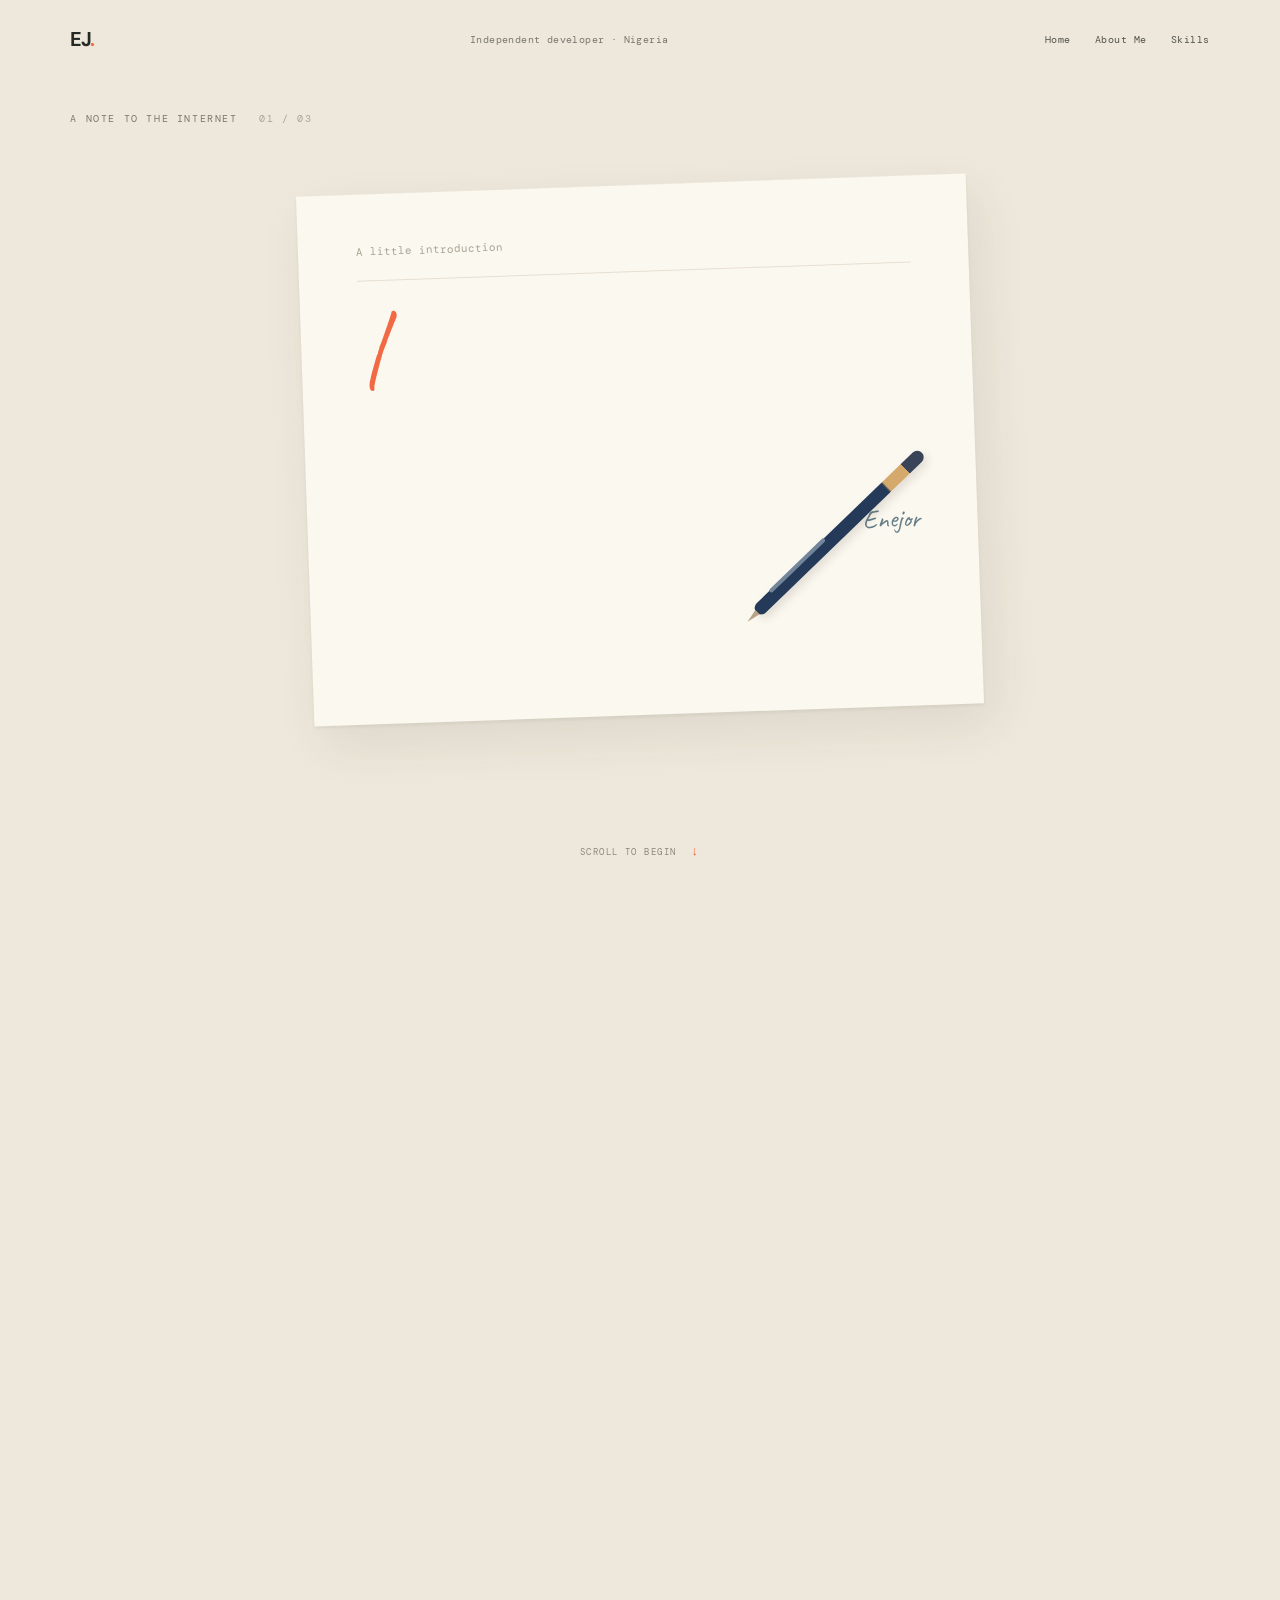
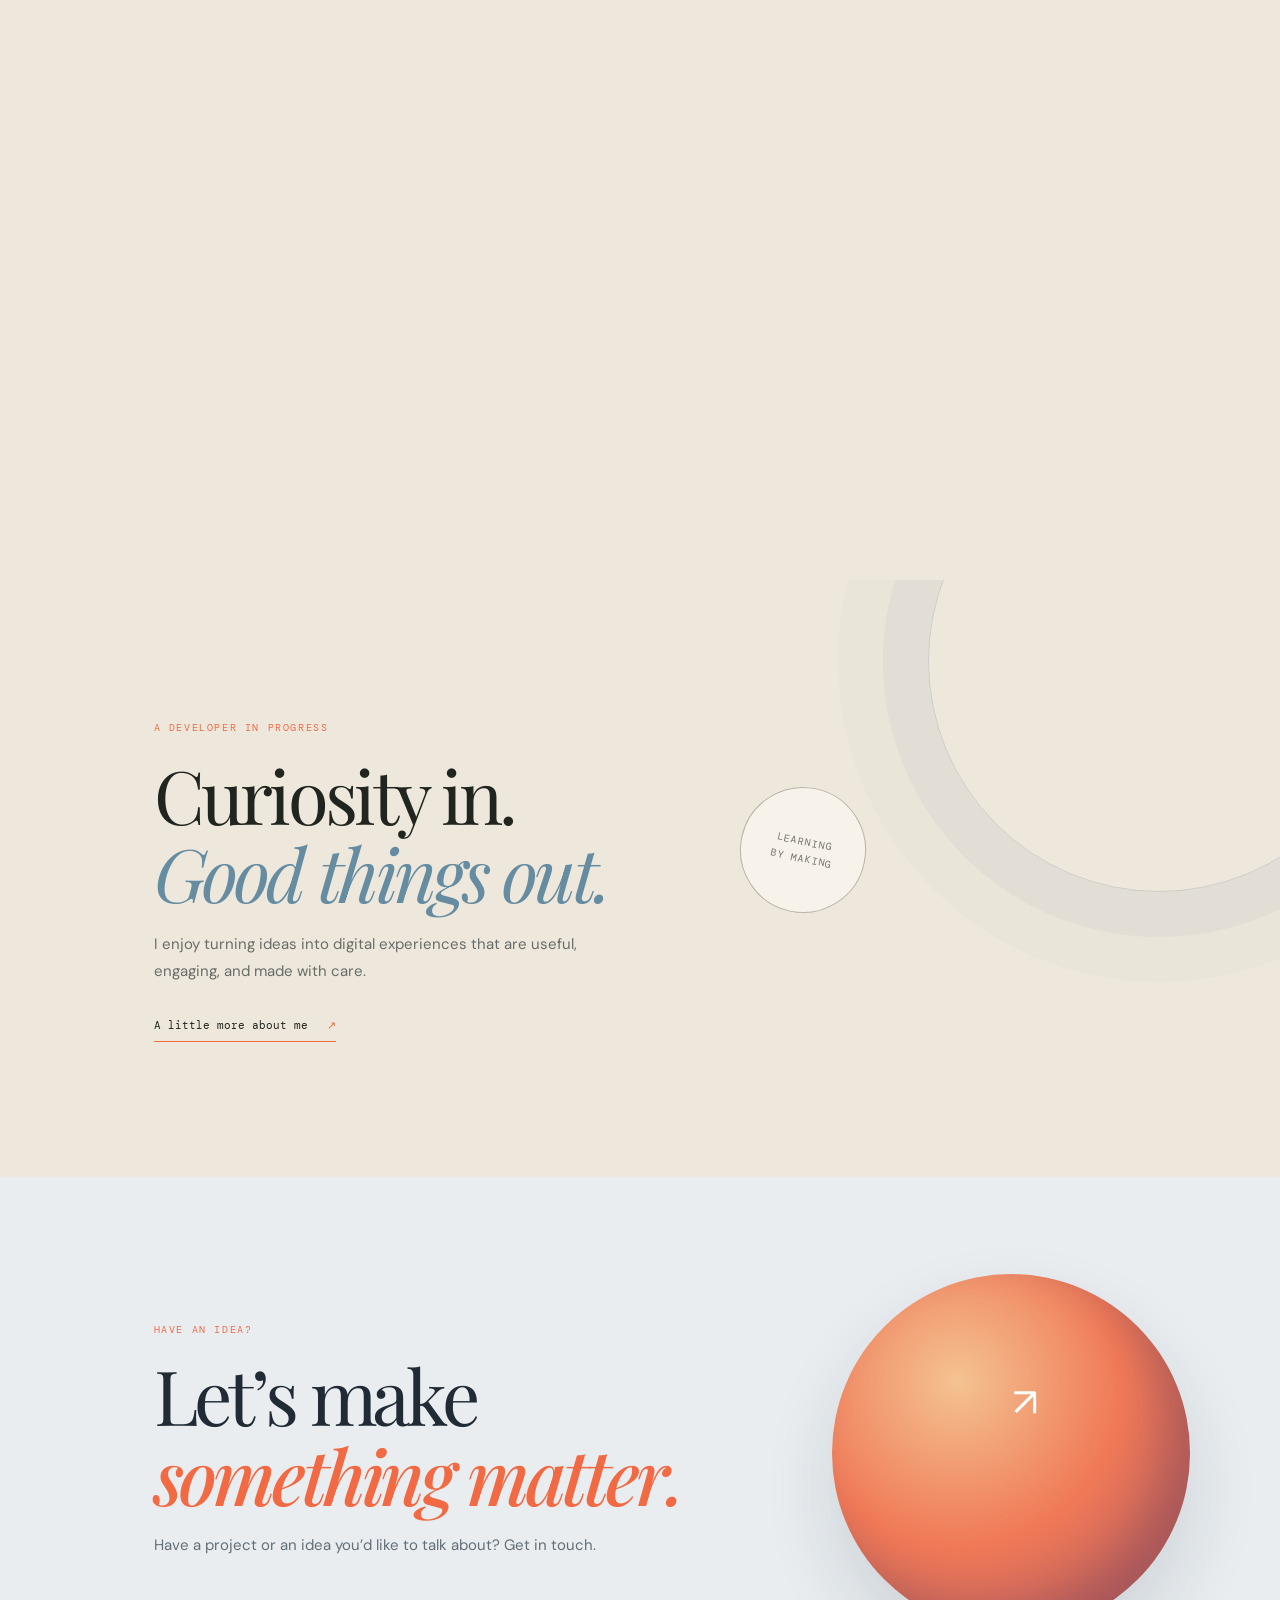
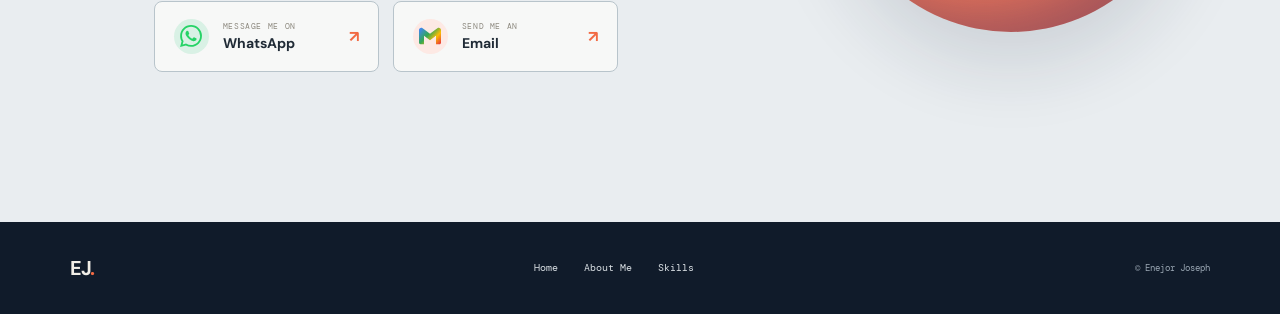
<file: index.html>
<!doctype html>
<html lang="en">
<head>
  <meta charset="utf-8"><meta name="viewport" content="width=device-width,initial-scale=1">
  <meta name="theme-color" content="#eee8dc"><meta name="description" content="Enejor Joseph — web developer from Nigeria, building meaningful digital experiences.">
  <title>Enejor Joseph — Web Developer</title><link rel="stylesheet" href="styles.css">
</head>
<body class="home-page">
  <header class="topbar"><a class="wordmark" href="index.html">EJ<span>.</span></a><span class="top-note">Independent developer · Nigeria</span><nav class="top-links"><a href="index.html">Home</a><a href="about-me.html">About Me</a><a href="skills.html">Skills</a></nav></header>
  <main>
    <section class="journey" aria-label="Introduction animation">
      <div class="journey-sticky">
        <div class="scene scene-paper" id="scenePaper">
          <div class="paper-grain"></div><div class="desk-label">A NOTE TO THE INTERNET <span>01 / 03</span></div>
          <div class="letter" id="letter"><div class="letter-meta">A little introduction</div><div class="letter-rule"></div><div class="handwriting"><span id="written"></span><span class="caret">|</span></div><div class="letter-sign">— Enejor</div></div>
          <div class="pen" aria-hidden="true"><span></span></div><p class="scroll-cue">SCROLL TO BEGIN <b>↓</b></p>
        </div>
        <div class="scene scene-digital" id="sceneDigital">
          <div class="digital-grid"></div><div class="desk-label digital-label">IDEAS, MADE INTERACTIVE <span>02 / 03</span></div>
          <div class="laptop" id="laptop"><div class="screen"><div class="screen-top"><i></i><i></i><i></i><span>enejor.dev</span></div><div class="screen-content"><div class="screen-kicker">HELLO, WORLD</div><div class="typed-line"><span id="screenText"></span><b class="screen-cursor"></b></div><div class="screen-name">Enejor Joseph</div><div class="screen-doodle"><span></span><span></span><span></span></div></div></div><div class="laptop-base"></div></div>
          <div class="orbit-word orbit-one">BUILD WITH PURPOSE</div><div class="orbit-word orbit-two">STAY CURIOUS</div>
        </div>
        <div class="scene scene-globe" id="sceneGlobe">
          <div class="globe-wrap" id="globeWrap"><canvas id="globe" aria-label="Illustration of a rotating globe centered on Africa"></canvas><div class="globe-nigeria" id="globeNigeria">NIGERIA</div></div>
        </div>
      </div>
    </section>
    <section class="workbench" aria-label="A little more about my approach"><div class="workbench-inner"><span class="eyebrow">A DEVELOPER IN PROGRESS</span><h2>Curiosity in.<br><em>Good things out.</em></h2><p>I enjoy turning ideas into digital experiences that are useful, engaging, and made with care.</p><a class="text-link" href="about-me.html">A little more about me <span>↗</span></a><div class="workbench-stamp">LEARNING<br>BY MAKING</div></div></section>
    <section class="contact-section" id="contact"><div class="contact-orb" aria-hidden="true">↗</div><span class="eyebrow">HAVE AN IDEA?</span><h2>Let’s make<br><em>something matter.</em></h2><p>Have a project or an idea you’d like to talk about? Get in touch.</p><div class="contact-buttons"><a class="contact-button whatsapp" href="https://wa.me/2348159690896" target="_blank" rel="noreferrer"><span class="contact-icon" aria-hidden="true"><svg viewBox="0 0 24 24"><path fill="#25D366" d="M17.472 14.382c-.297-.149-1.758-.867-2.03-.967-.273-.099-.471-.148-.67.15-.197.297-.767.966-.94 1.164-.173.199-.347.223-.644.075-.297-.15-1.255-.463-2.39-1.475-.883-.788-1.48-1.761-1.653-2.059-.173-.297-.018-.458.13-.606.134-.133.298-.347.446-.52.149-.174.198-.298.298-.497.099-.198.05-.371-.025-.52-.075-.149-.669-1.612-.916-2.207-.242-.579-.487-.5-.669-.51-.173-.008-.371-.01-.57-.01-.198 0-.52.074-.792.372-.272.297-1.04 1.016-1.04 2.479 0 1.462 1.065 2.875 1.213 3.074.149.198 2.096 3.2 5.077 4.487.709.306 1.262.489 1.694.625.712.227 1.36.195 1.871.118.571-.085 1.758-.719 2.006-1.413.248-.694.248-1.289.173-1.413-.074-.124-.272-.198-.57-.347m-5.421 7.403h-.004a9.87 9.87 0 01-5.031-1.378l-.361-.214-3.741.982.998-3.648-.235-.374a9.86 9.86 0 01-1.51-5.26c.001-5.45 4.436-9.884 9.888-9.884 2.64 0 5.122 1.03 6.988 2.898a9.825 9.825 0 012.893 6.994c-.003 5.45-4.437 9.884-9.885 9.884m8.413-18.297A11.815 11.815 0 0012.05 0C5.495 0 .16 5.335.157 11.892c0 2.096.547 4.142 1.588 5.945L.057 24l6.305-1.654a11.882 11.882 0 005.683 1.448h.005c6.554 0 11.89-5.335 11.893-11.893a11.821 11.821 0 00-3.48-8.413Z"/></svg></span><span><small>MESSAGE ME ON</small><strong>WhatsApp</strong></span><b>↗</b></a><a class="contact-button email" href="mailto:enejorjoseph6@gmail.com"><span class="contact-icon" aria-hidden="true"><svg viewBox="0 0 24 24"><defs><linearGradient id="mailMark" x1="2" y1="3" x2="22" y2="21" gradientUnits="userSpaceOnUse"><stop stop-color="#4285F4"/><stop offset=".4" stop-color="#34A853"/><stop offset=".72" stop-color="#FBBC04"/><stop offset="1" stop-color="#EA4335"/></linearGradient></defs><path fill="url(#mailMark)" d="M24 5.457v13.909c0 .904-.732 1.636-1.636 1.636h-3.819V11.73L12 16.64l-6.545-4.91v9.273H1.636A1.636 1.636 0 0 1 0 19.366V5.457c0-2.023 2.309-3.178 3.927-1.964L5.455 4.64 12 9.548l6.545-4.91 1.528-1.145C21.69 2.28 24 3.434 24 5.457z"/></svg></span><span><small>SEND ME AN</small><strong>Email</strong></span><b>↗</b></a></div></section>
  </main>
  <footer class="site-footer"><a class="wordmark" href="index.html">EJ<span>.</span></a><nav><a href="index.html">Home</a><a href="about-me.html">About Me</a><a href="skills.html">Skills</a></nav><span>© Enejor Joseph</span></footer>
  <script src="script.js"></script>
</body></html>
</file>
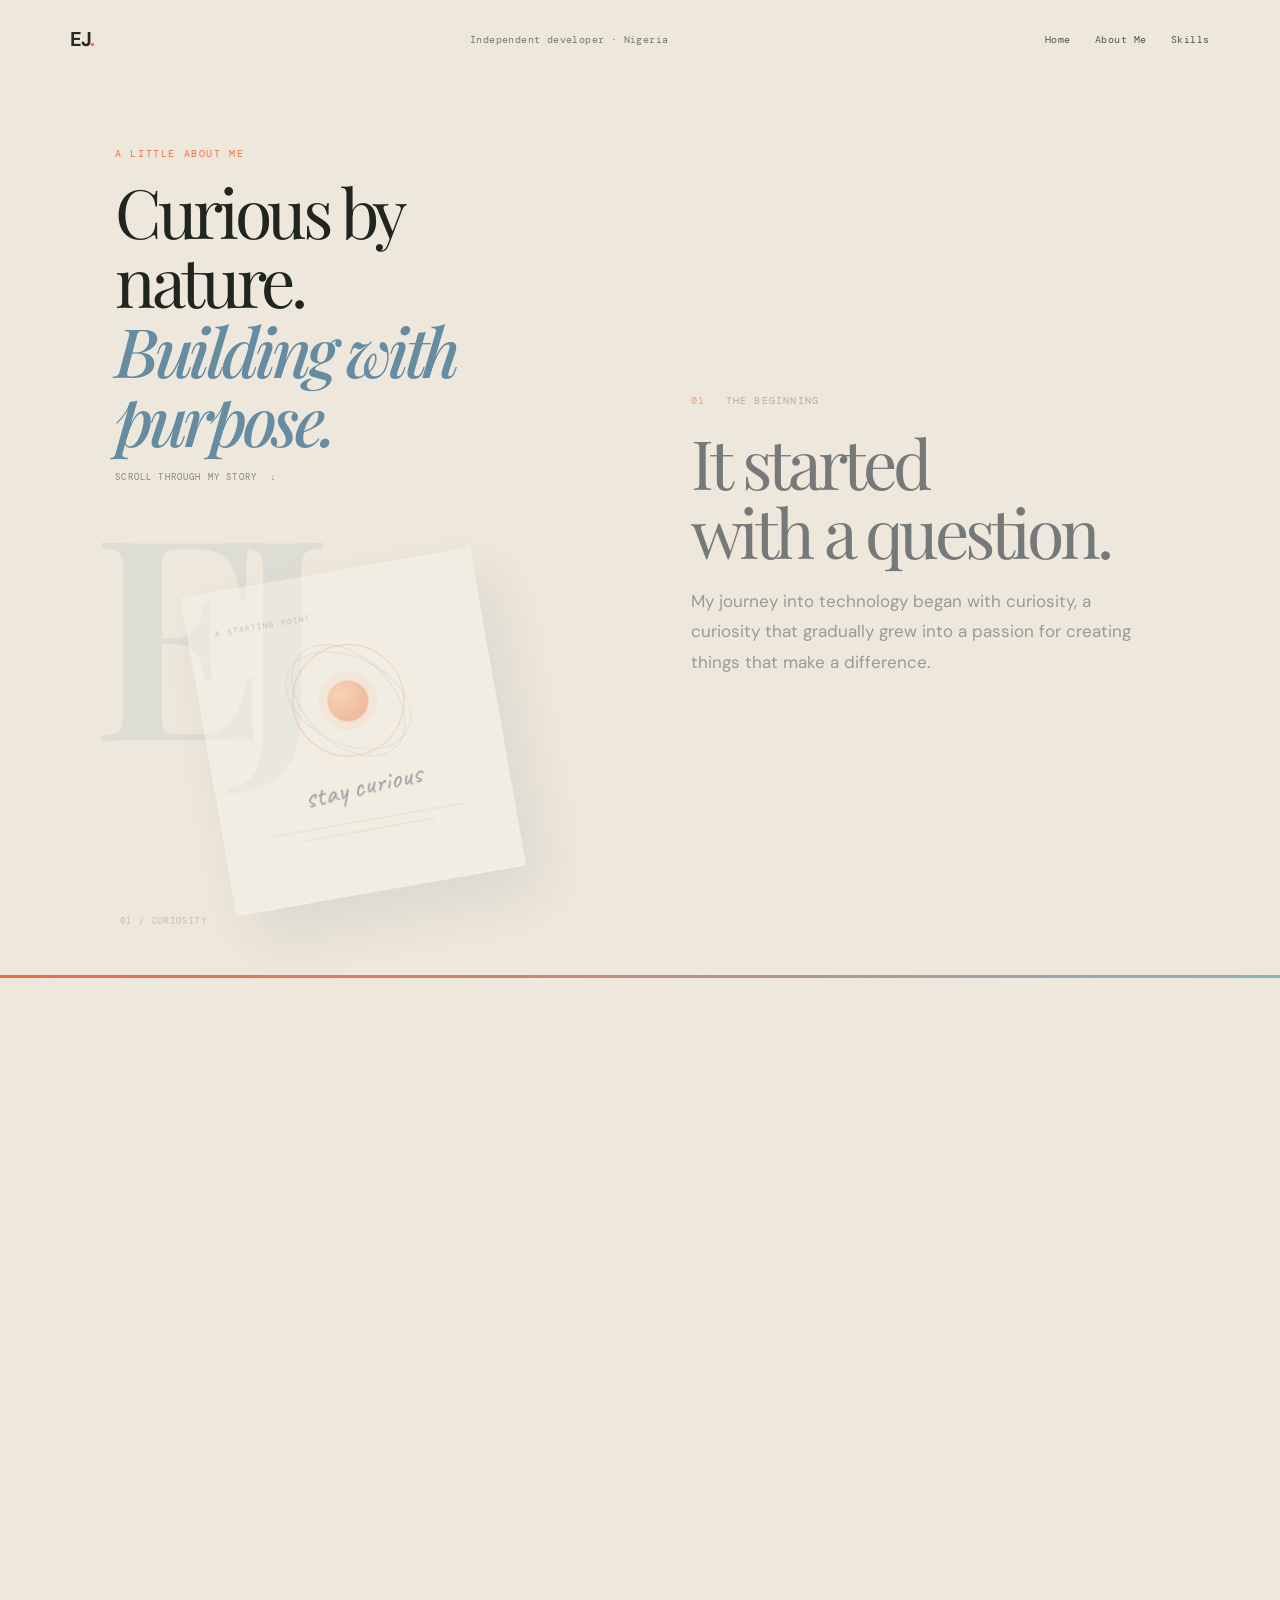
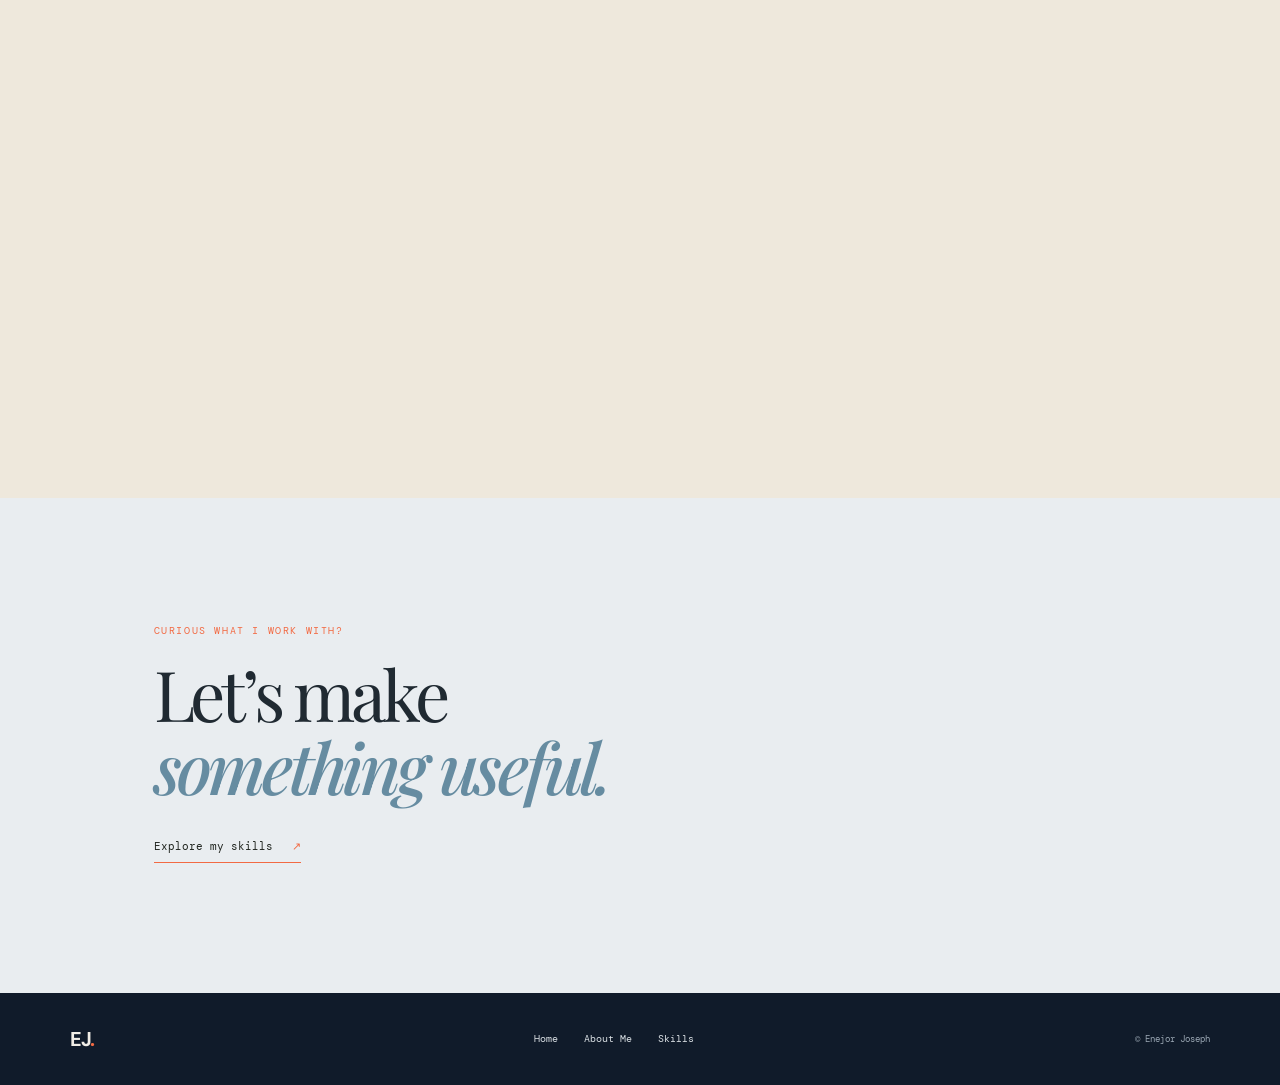
<file: about-me.html>
<!doctype html>
<html lang="en">
<head><meta charset="utf-8"><meta name="viewport" content="width=device-width,initial-scale=1"><meta name="theme-color" content="#eee8dc"><title>About Me — Enejor Joseph</title><link rel="stylesheet" href="styles.css"></head>
<body class="subpage about-story-page">
  <header class="topbar"><a class="wordmark" href="index.html">EJ<span>.</span></a><span class="top-note">Independent developer · Nigeria</span><nav class="top-links"><a href="index.html">Home</a><a href="about-me.html" aria-current="page">About Me</a><a href="skills.html">Skills</a></nav></header>
  <main class="about-main">
    <section class="about-scroll" aria-label="Enejor Joseph's story">
      <div class="about-sticky">
        <div class="about-scroll-heading"><span class="eyebrow">A LITTLE ABOUT ME</span><h1>Curious by nature.<br><em>Building with purpose.</em></h1><span class="about-scroll-cue">SCROLL THROUGH MY STORY <b>↓</b></span></div>
        <div class="about-visuals" aria-hidden="true">
          <div class="about-visual visual-curiosity"><div class="paper-note"><span class="note-label">A STARTING POINT</span><div class="curiosity-sun"><i></i></div><span class="note-script">stay curious</span><span class="note-line"></span><span class="note-line short"></span></div><span class="visual-caption">01 / CURIOSITY</span></div>
          <div class="about-visual visual-making"><div class="about-browser"><div class="about-browser-bar"><i></i><i></i><i></i><span>ideas → experiences</span></div><div class="about-browser-content"><b></b><i></i><i></i><span class="browser-tile tile-one"></span><span class="browser-tile tile-two"></span><span class="browser-button"></span></div></div><span class="visual-caption">02 / MAKING</span></div>
          <div class="about-visual visual-nigeria"><div class="route-orbit orbit-a"></div><div class="route-orbit orbit-b"></div><div class="route-core"><span>NG</span></div><div class="route-label">NIGERIA</div><span class="visual-caption">03 / ROOTED HERE</span></div>
        </div>
        <div class="about-stories">
          <article class="story-card"><span class="story-number">01 <i>THE BEGINNING</i></span><h2>It started<br>with a question.</h2><p>My journey into technology began with curiosity, a curiosity that gradually grew into a passion for creating things that make a difference.</p></article>
          <article class="story-card"><span class="story-number">02 <i>WHO I AM</i></span><h2>I'm Enejor<br>Joseph.</h2><p>I'm a web developer from Nigeria, passionate about transforming ideas into meaningful digital experiences.</p></article>
          <article class="story-card"><span class="story-number">03 <i>HOW I SEE IT</i></span><h2>More than<br>just code.</h2><p>I see web development as more than writing code or building websites. It's about solving problems, bringing ideas to life, and creating experiences that people can interact with and remember.</p></article>
          <article class="story-card"><span class="story-number">04 <i>WHAT I ENJOY</i></span><h2>From visual<br>to functional.</h2><p>From designing visually engaging interfaces to developing functional, responsive websites, I enjoy exploring what's possible with technology and pushing beyond the ordinary.</p></article>
          <article class="story-card"><span class="story-number">05 <i>WHAT'S NEXT</i></span><h2>Only getting<br>started.</h2><p>I'm constantly learning, experimenting, and challenging myself to build better things. My goal is simple: to create digital products that don't just look good but serve a real purpose.</p><p>I'm a developer, a problem solver, and someone who's only getting started.</p></article>
        </div>
        <div class="about-progress"><span></span></div>
      </div>
    </section>
    <section class="about-next"><span class="eyebrow">CURIOUS WHAT I WORK WITH?</span><h2>Let’s make<br><em>something useful.</em></h2><a class="text-link" href="skills.html">Explore my skills <span>↗</span></a></section>
  </main>
  <footer class="site-footer"><a class="wordmark" href="index.html">EJ<span>.</span></a><nav><a href="index.html">Home</a><a href="about-me.html">About Me</a><a href="skills.html">Skills</a></nav><span>© Enejor Joseph</span></footer>
  <script src="about.js"></script>
</body></html>
</file>
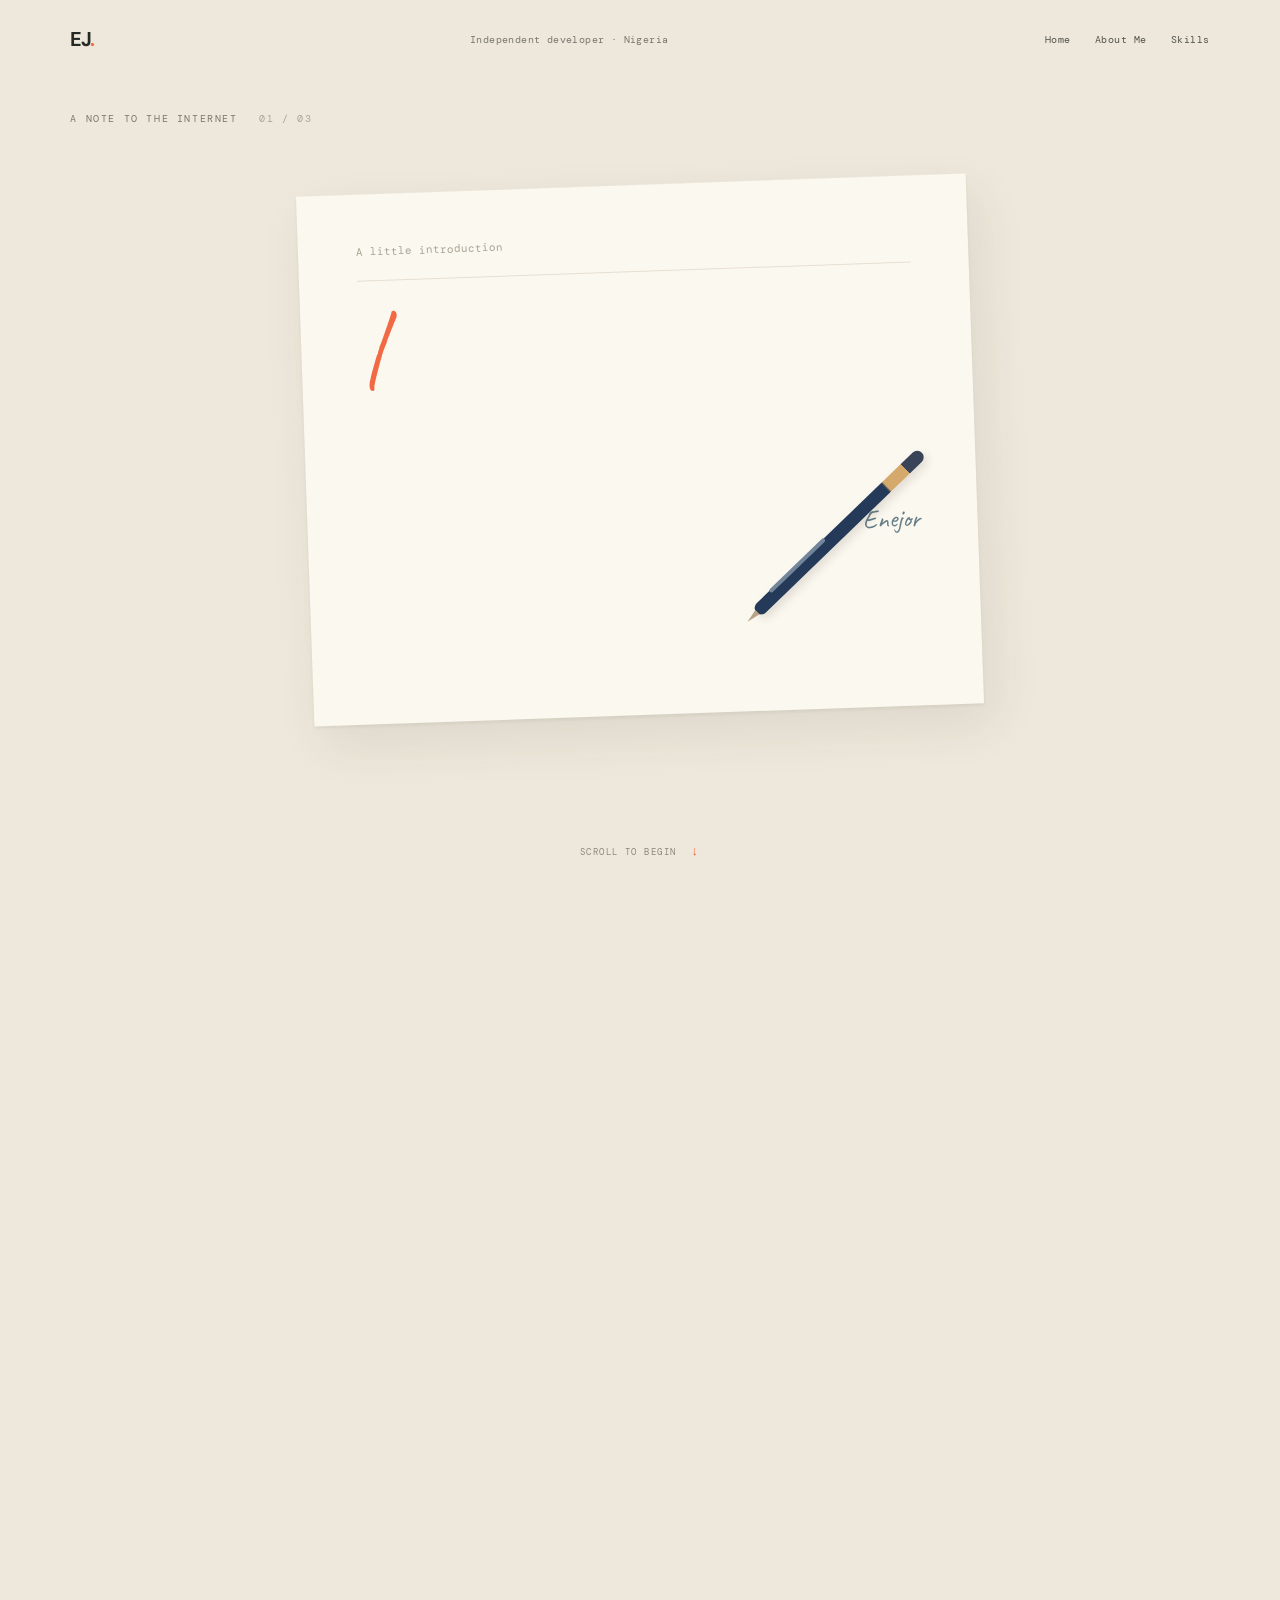
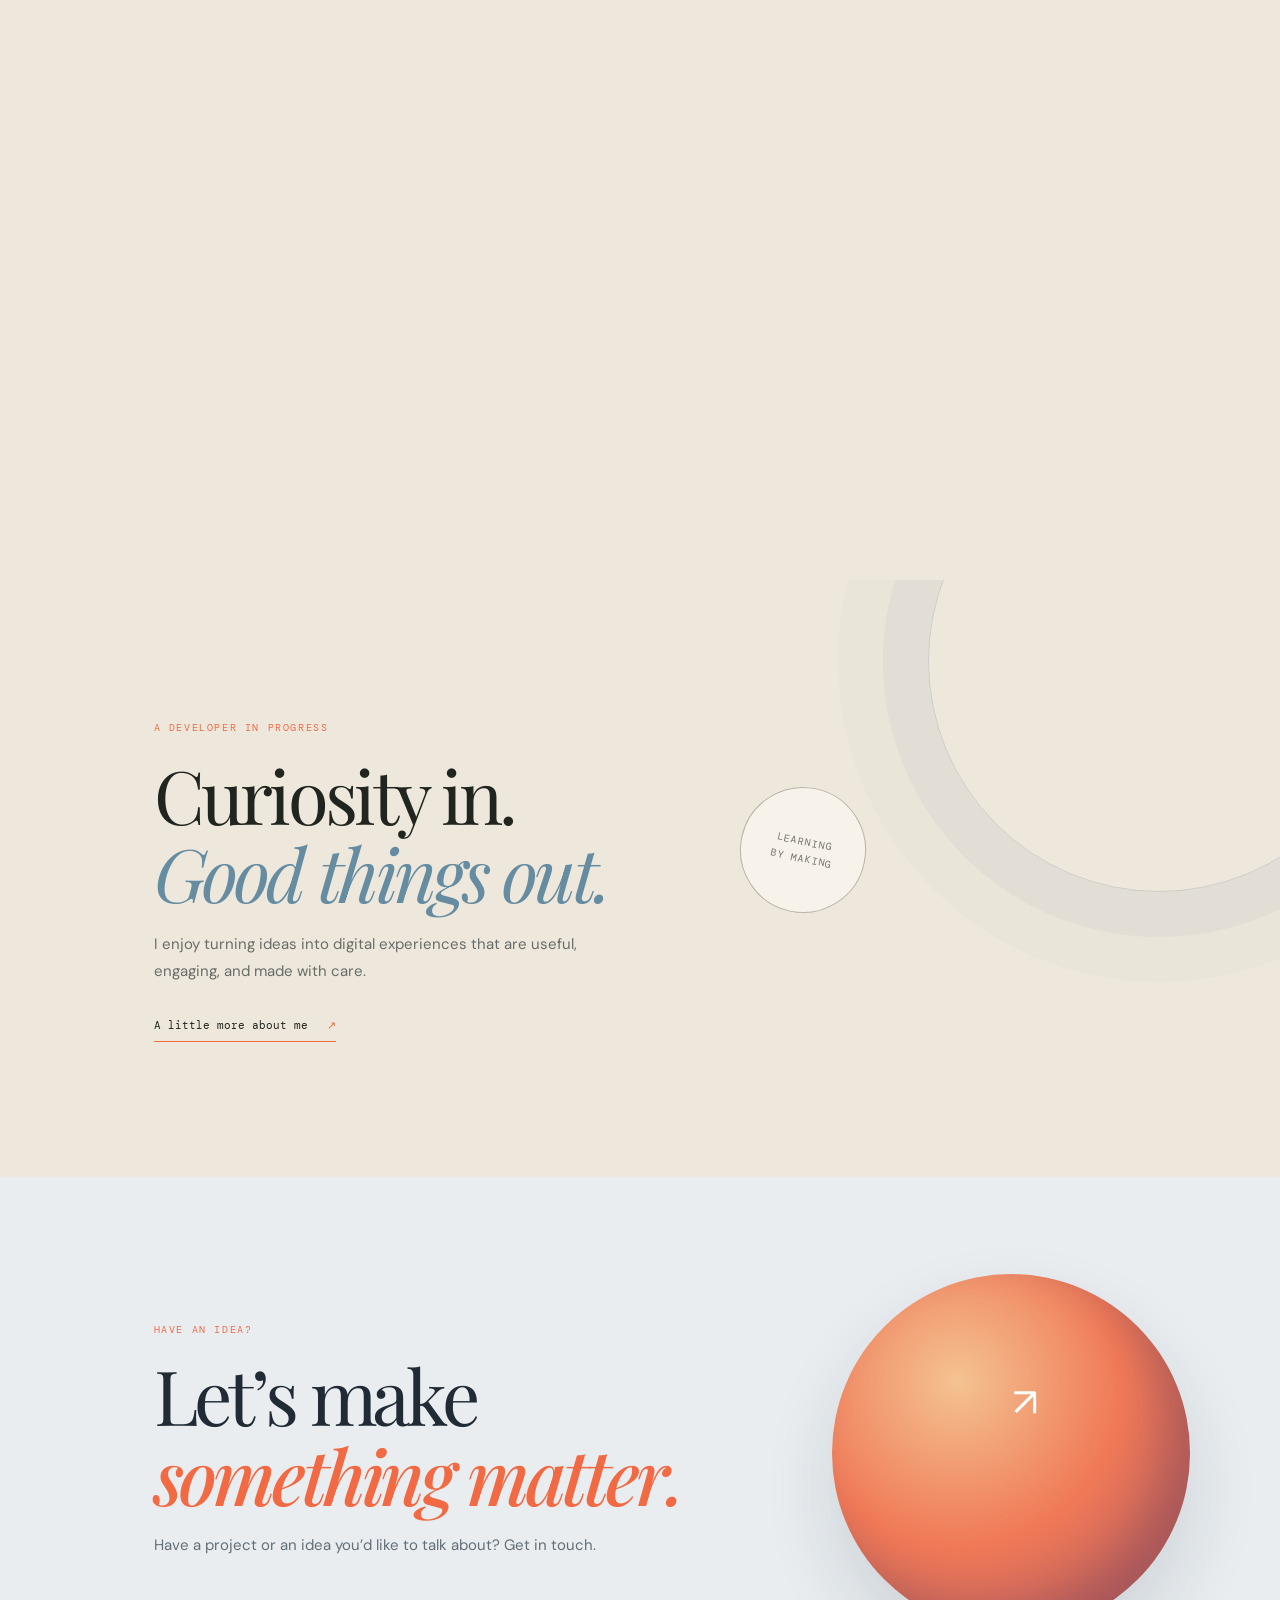
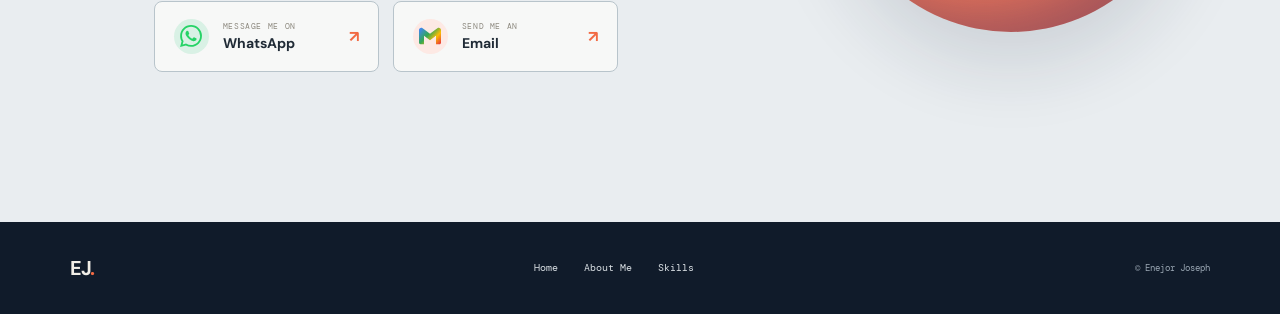
<file: about.html>
<!doctype html>
<html lang="en"><head><meta charset="utf-8"><meta http-equiv="refresh" content="0;url=index.html"><meta name="viewport" content="width=device-width,initial-scale=1"><title>Enejor Joseph — Home</title><script>location.replace('index.html');</script></head><body><p>Opening the <a href="index.html">portfolio homepage</a>…</p></body></html>
</file>
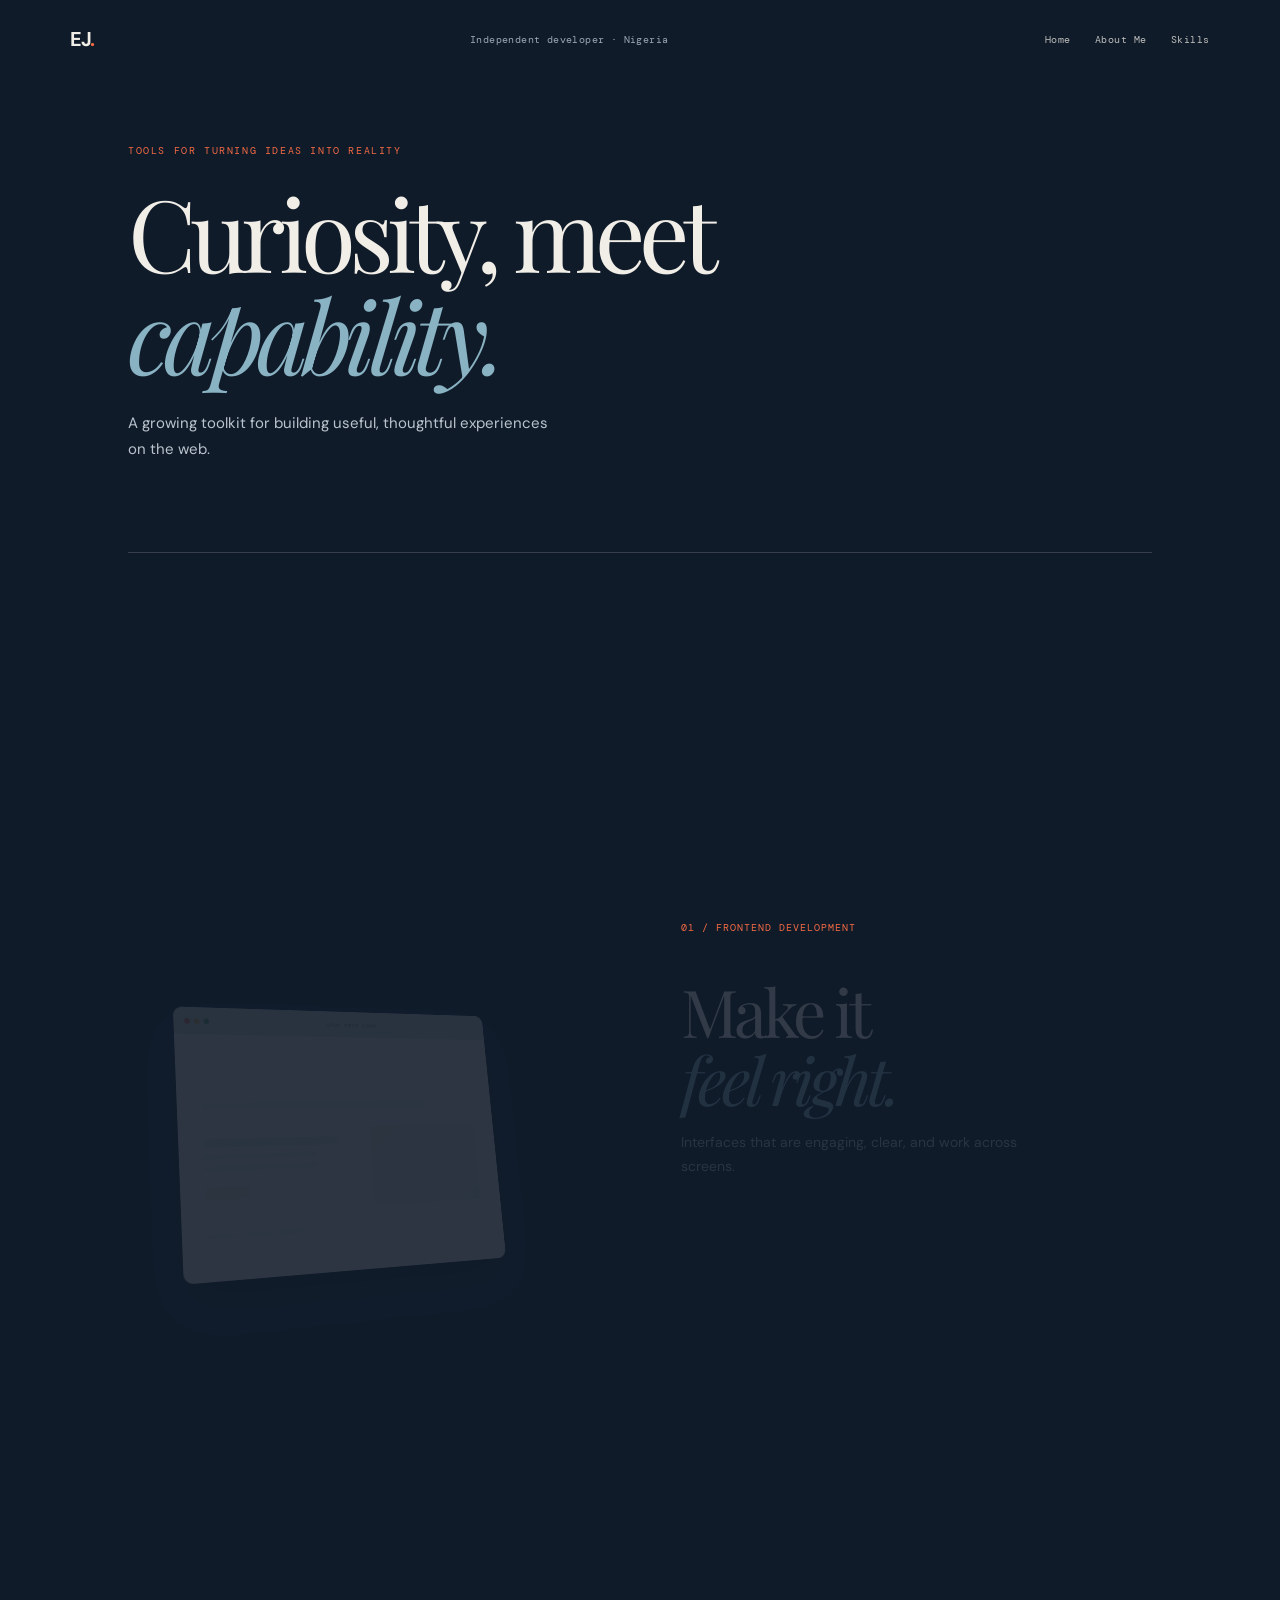
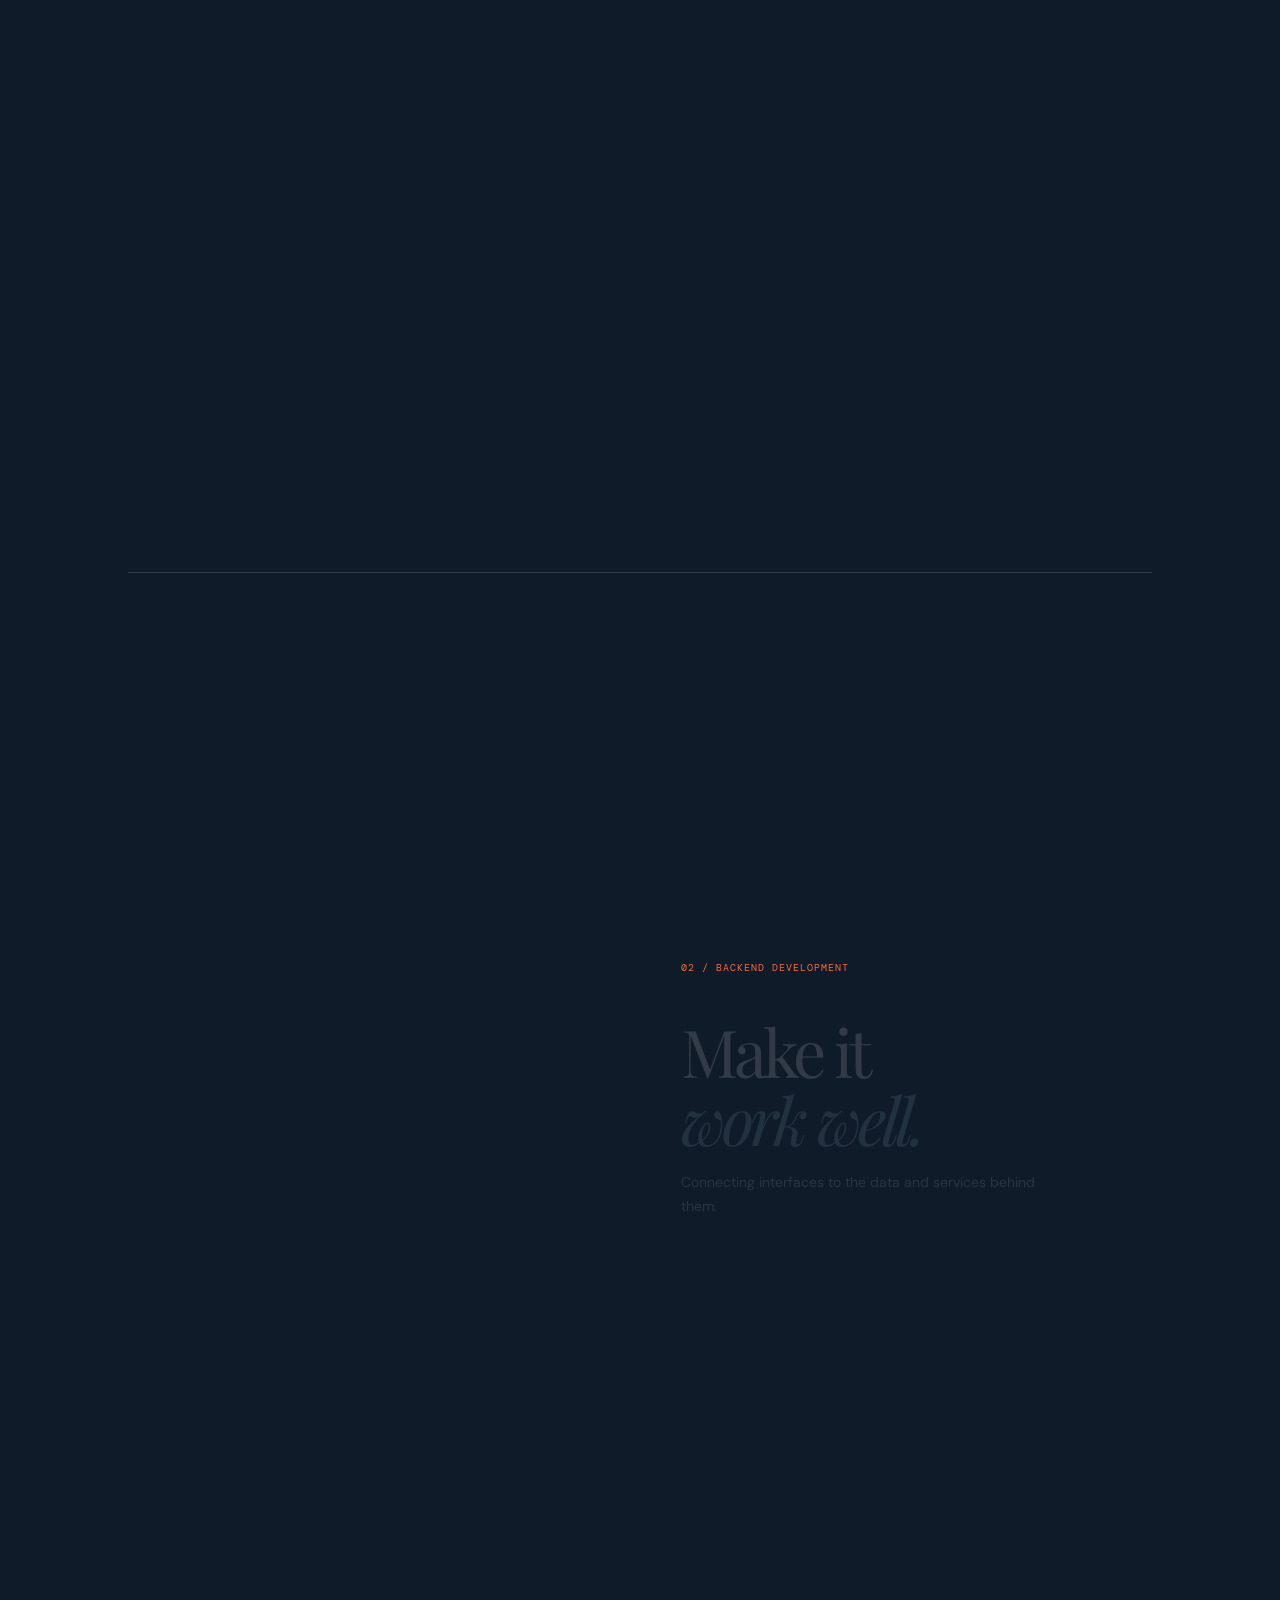
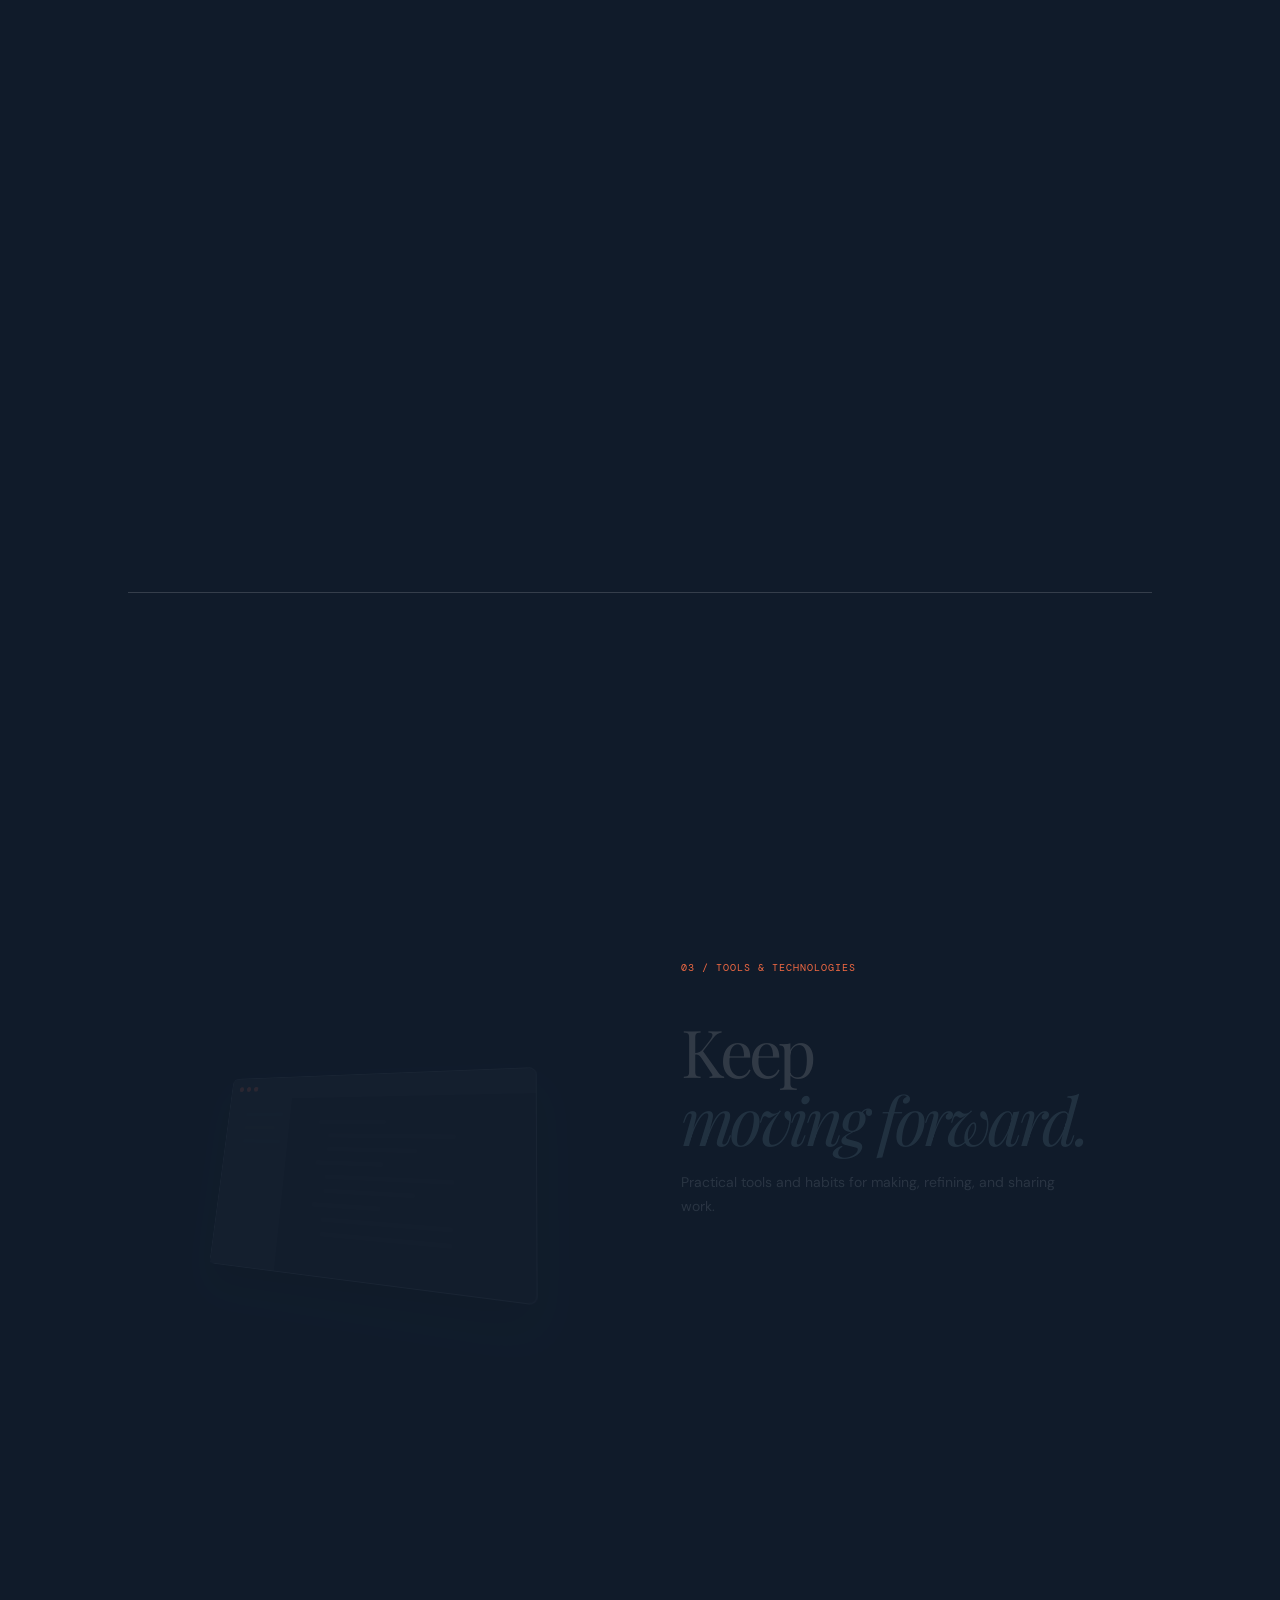
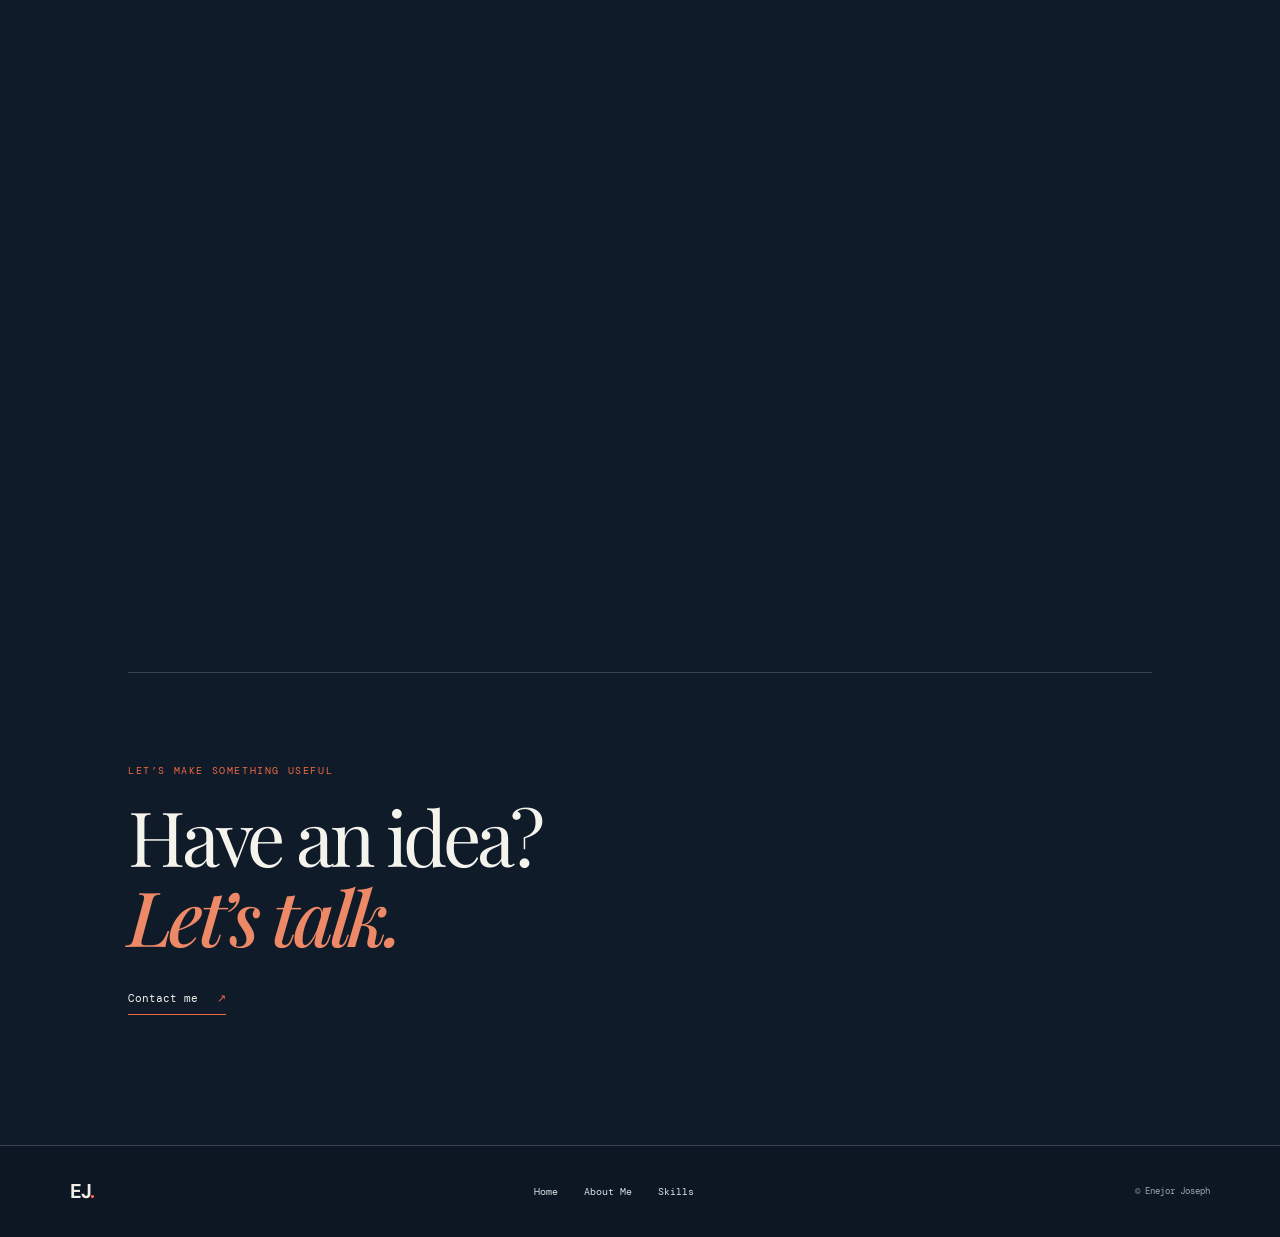
<file: skills.html>
<!doctype html>
<html lang="en"><head><meta charset="utf-8"><meta name="viewport" content="width=device-width,initial-scale=1"><meta name="theme-color" content="#101b2a"><title>Skills — Enejor Joseph</title><link rel="stylesheet" href="styles.css"></head>
<body class="subpage skills-page"><header class="topbar"><a class="wordmark" href="index.html">EJ<span>.</span></a><span class="top-note">Independent developer · Nigeria</span><nav class="top-links"><a href="index.html">Home</a><a href="about-me.html">About Me</a><a href="skills.html">Skills</a></nav></header><main class="sub-main skills-main"><div class="skills-intro"><span class="eyebrow">TOOLS FOR TURNING IDEAS INTO REALITY</span><h1>Curiosity, meet<br><em>capability.</em></h1><p>A growing toolkit for building useful, thoughtful experiences on the web.</p></div><div class="skill-scenes"><section class="skill-scene frontend-scene"><div class="skill-stage"><div class="browser-art"><div class="browser-bar"><i></i><i></i><i></i><span>your next idea</span></div><div class="browser-body"><div class="browser-mini-nav"></div><div class="browser-layout"><div><b></b><i></i><i></i><button></button></div><div class="browser-mini-card"></div></div><div class="browser-dots"><i></i><i></i><i></i></div></div></div><div class="skill-content"><span class="skill-index">01 / FRONTEND DEVELOPMENT</span><h2>Make it<br><em>feel right.</em></h2><p>Interfaces that are engaging, clear, and work across screens.</p><div class="skill-tags"><span>HTML5</span><span>CSS3</span><span>JavaScript</span><span>TypeScript</span><span>React.js</span><span>Next.js</span><span>Tailwind CSS</span></div></div></div></section>
<section class="skill-scene backend-scene"><div class="skill-stage"><div class="network-art" aria-hidden="true"><svg viewBox="0 0 420 320"><path d="M210 160 90 82m120 78 234-89m-234 89 119 120m-119-120L75 257m135-97 48-145m-48 145 54 7"/></svg><span class="node node-main">API</span><span class="node node-a">DB</span><span class="node node-b">↔</span><span class="node node-c">01</span><span class="node node-d">JS</span><span class="node node-e">+</span></div><div class="skill-content"><span class="skill-index">02 / BACKEND DEVELOPMENT</span><h2>Make it<br><em>work well.</em></h2><p>Connecting interfaces to the data and services behind them.</p><div class="skill-tags"><span>Node.js</span><span>Supabase</span><span>Database Integration</span><span>API Integration</span></div></div></div></section>
<section class="skill-scene tools-scene"><div class="skill-stage"><div class="workspace-art" aria-hidden="true"><div class="workspace-window"><div class="workspace-top"><i></i><i></i><i></i></div><div class="workspace-side"><span></span><span></span><span></span></div><div class="workspace-code"><b></b><i></i><i></i><b></b><i></i><i></i><b></b><i></i><i></i></div><div class="workspace-float">ship it <span>↗</span></div></div></div><div class="skill-content"><span class="skill-index">03 / TOOLS & TECHNOLOGIES</span><h2>Keep<br><em>moving forward.</em></h2><p>Practical tools and habits for making, refining, and sharing work.</p><div class="skill-tags"><span>Git & GitHub</span><span>VS Code</span><span>Vercel</span><span>Responsive Web Design</span><span>UI/UX Implementation</span><span>AI-Assisted Development</span></div></div></div></section></div><section class="skills-contact"><span class="eyebrow">LET’S MAKE SOMETHING USEFUL</span><h2>Have an idea?<br><em>Let’s talk.</em></h2><a class="text-link" href="index.html#contact">Contact me <span>↗</span></a></section></main><footer class="site-footer"><a class="wordmark" href="index.html">EJ<span>.</span></a><nav><a href="index.html">Home</a><a href="about-me.html">About Me</a><a href="skills.html">Skills</a></nav><span>© Enejor Joseph</span></footer><script src="skills.js"></script></body></html>
</file>
<file: styles.css>
@import url('https://fonts.googleapis.com/css2?family=DM+Mono:wght@400;500&family=DM+Sans:wght@400;500;600;700&family=Playfair+Display:ital,wght@0,500;0,600;1,500;1,600&family=Caveat:wght@500;600&display=swap');
:root{--paper:#eee8dc;--ink:#20251f;--muted:#77776e;--orange:#f26a43;--navy:#101b2a;--white:#f6f8fa;--mono:'DM Mono',monospace;--sans:'DM Sans',sans-serif;--serif:'Playfair Display',serif;--script:'Caveat',cursive}*{box-sizing:border-box}html{scroll-behavior:smooth}body{margin:0;font-family:var(--sans);color:var(--ink);background:var(--paper)}a{color:inherit;text-decoration:none}.topbar{height:78px;padding:0 5.5vw;display:flex;align-items:center;justify-content:space-between;position:absolute;z-index:20;top:0;left:0;width:100%;color:#252924}.wordmark{font-weight:700;font-size:20px;letter-spacing:-1.5px}.wordmark span{color:var(--orange)}.top-note,.menu-link{font:10px var(--mono);letter-spacing:.04em}.top-note{color:#77766e}.menu-link span{color:var(--orange);padding-left:5px}.journey{height:420vh;position:relative}.journey-sticky{height:100vh;position:sticky;top:0;overflow:hidden}.scene{position:absolute;inset:0;display:flex;align-items:center;justify-content:center;overflow:hidden;transition:background-color .2s}.scene-paper{background:#eee8dc;z-index:3}.paper-grain{position:absolute;inset:0;opacity:.32;background-image:radial-gradient(#897b64 .55px,transparent .7px);background-size:6px 6px;mix-blend-mode:multiply}.desk-label{position:absolute;left:5.5vw;top:112px;font:10px var(--mono);letter-spacing:.16em;color:#79776b}.desk-label span{margin-left:14px;color:#aaa396}.letter{position:relative;width:min(54vw,670px);height:min(60vh,530px);min-height:320px;padding:50px 58px;background:#fbf8f0;box-shadow:10px 20px 50px #37291917,0 2px 3px #37291910;transform:rotate(-2deg);z-index:2}.letter-meta{font:11px var(--mono);color:#aaa394}.letter-rule{height:1px;background:#e7dfd1;margin:22px 0}.handwriting{font:clamp(40px,7vw,88px)/1.05 var(--script);color:#263e59;max-width:530px;min-height:2.3em}.caret{color:var(--orange);animation:blink .8s steps(2) infinite}.letter-sign{font:26px var(--script);color:#657d87;margin-top:15px;text-align:right}.pen{position:absolute;width:230px;height:13px;border-radius:9px;background:linear-gradient(90deg,#243a58 0 78%,#d5a86b 79% 90%,#394459 90%);left:calc(50% + 110px);top:calc(50% + 140px);transform:rotate(-44deg);transform-origin:10% 50%;z-index:4;box-shadow:0 5px 10px #34251322}.pen:before{content:'';position:absolute;left:-13px;top:4px;border-right:14px solid #b7a488;border-top:3px solid transparent;border-bottom:3px solid transparent}.pen span{position:absolute;left:24px;top:-1px;width:76px;height:4px;border-radius:3px;background:#72859a}.scroll-cue{position:absolute;bottom:32px;left:50%;transform:translateX(-50%);font:9px var(--mono);letter-spacing:.16em;color:#89877c}.scroll-cue b{color:var(--orange);padding-left:8px;font-size:13px}.scene-digital{z-index:2;background:#e9edf0;opacity:0;pointer-events:none}.digital-grid{position:absolute;inset:0;background-image:linear-gradient(#25364d0d 1px,transparent 1px),linear-gradient(90deg,#25364d0d 1px,transparent 1px);background-size:44px 44px;mask-image:linear-gradient(transparent,#000 35%,#000 85%,transparent)}.digital-label{color:#758395}.laptop{position:absolute;width:min(58vw,720px);left:56%;top:52%;transform:translate(110vw,-50%);filter:drop-shadow(0 25px 25px #1725362b)}.screen{background:#101a27;border:9px solid #222e3d;border-radius:15px 15px 4px 4px;padding:10px;height:min(43vw,440px);min-height:270px;box-shadow:inset 0 0 0 1px #60718a}.screen-top{height:26px;display:flex;gap:5px;align-items:center;border-bottom:1px solid #ffffff19;color:#8d9bad;font:9px var(--mono)}.screen-top i{height:5px;width:5px;border-radius:50%;background:#f16c58}.screen-top i:nth-child(2){background:#edbb59}.screen-top i:nth-child(3){background:#6cc49b}.screen-top span{margin:auto}.screen-content{padding:8% 9%;color:#edf0ef}.screen-kicker,.eyebrow{font:10px var(--mono);letter-spacing:.16em;color:var(--orange)}.typed-line{font-size:clamp(19px,3.3vw,40px);font-weight:600;letter-spacing:-.05em;min-height:1.5em;margin-top:10px}.screen-cursor{display:inline-block;height:.9em;width:2px;background:var(--orange);margin-left:3px;vertical-align:-.08em;animation:blink .7s steps(2) infinite}.screen-name{font:italic 17px var(--serif);color:#a8b9c9;margin-top:9px}.screen-doodle{display:flex;gap:10px;margin-top:36px}.screen-doodle span{width:78px;height:5px;border-radius:5px;background:#5e7896}.screen-doodle span:nth-child(2){width:48px;background:#ee785a}.screen-doodle span:nth-child(3){width:60px;background:#9ba8b2}.laptop-base{height:18px;width:111%;margin-left:-5.5%;background:linear-gradient(#bac4cf,#8e9baa 45%,#6d7885);clip-path:polygon(4% 0,96% 0,100% 100%,0 100%);border-radius:0 0 16px 16px}.orbit-word{position:absolute;font:9px var(--mono);letter-spacing:.14em;color:#8090a1;border:1px solid #9aa8b444;padding:12px 16px;border-radius:50%;opacity:0}.orbit-one{top:25%;left:12%}.orbit-two{bottom:22%;right:12%}.scene-globe{z-index:1;background:radial-gradient(ellipse at 50% 48%,#293f59,#142336 45%,#0d1724 100%);color:#f6f4ed;opacity:0;pointer-events:none}.starfield{position:absolute;inset:0;background-image:radial-gradient(#d9e2eeaa .7px,transparent 1px),radial-gradient(#c1d9ef55 .7px,transparent 1px);background-size:97px 97px,151px 151px;background-position:0 0,40px 70px;opacity:.45}.globe-label{color:#bdc8d2}.globe-wrap{position:absolute;left:58%;top:50%;width:min(46vw,560px);aspect-ratio:1;transform:translate(-50%,-50%) scale(.24);opacity:0}.globe-wrap canvas{width:100%;height:100%;display:block;filter:drop-shadow(0 0 46px #80b5e95a)}.globe-tag{position:absolute;right:-10%;top:46%;font:10px var(--mono);letter-spacing:.13em;color:#fff;background:#ffffff10;border:1px solid #ffffff36;padding:12px 15px;backdrop-filter:blur(8px);white-space:nowrap}
.globe-nigeria{position:absolute;left:50%;top:9%;transform:translate(-50%,-50%);font:600 clamp(34px,5vw,76px)/1 var(--sans);letter-spacing:.2em;color:#f6f4ed;text-shadow:0 4px 34px #071320cc,0 0 18px #80b5e955;white-space:nowrap;opacity:0;pointer-events:none;z-index:2}.globe-tag span{display:block;color:#a9bdce;font-size:8px;margin-top:5px}.globe-copy{position:absolute;left:10vw;top:38%;max-width:370px;opacity:0;transform:translateY(20px)}.globe-copy .eyebrow{color:#89c5d8}.globe-copy h1,.contact-section h2,.skills-contact h2{font:clamp(42px,6vw,76px)/1.05 var(--serif);letter-spacing:-.055em;margin:17px 0}.globe-copy h1 em,.contact-section h2 em,.skills-contact h2 em{color:#ed8966;font-weight:500}.globe-copy p{font-size:14px;color:#c1cbd4;line-height:1.7}.explore-link{position:absolute;left:10vw;bottom:13%;border-bottom:1px solid #ff906a;padding:0 0 10px;font:11px var(--mono);opacity:0}.explore-link span{color:#ff906a;margin-left:12px}.workbench{background:#e4dccf;padding:135px 12vw;position:relative;overflow:hidden}.workbench:before{content:'';position:absolute;width:460px;height:460px;border:1px solid #aca18f55;border-radius:50%;right:-110px;top:-150px;box-shadow:0 0 0 45px #aca18f12,0 0 0 90px #aca18f0c}.workbench-inner{max-width:750px;position:relative}.workbench h2{font:clamp(42px,6vw,74px)/1.05 var(--serif);letter-spacing:-.05em;margin:20px 0}.workbench h2 em{color:#5e8194}.workbench p,.contact-section p{max-width:460px;line-height:1.8;color:#77766e;font-size:15px}.text-link{display:inline-block;margin-top:18px;padding-bottom:9px;border-bottom:1px solid var(--orange);font:11px var(--mono)}.text-link span{color:var(--orange);margin-left:12px}.workbench-stamp{position:absolute;right:5%;top:22%;width:126px;height:126px;border:1px solid #c4b8a5;border-radius:50%;display:grid;place-content:center;text-align:center;font:10px/1.7 var(--mono);letter-spacing:.1em;color:#8d806e;transform:rotate(12deg)}.contact-section{background:#f5f1e8;padding:140px 12vw 150px;position:relative;overflow:hidden}.contact-section:after{content:'';position:absolute;right:7vw;top:15%;width:28vw;height:28vw;max-width:360px;max-height:360px;border-radius:50%;background:radial-gradient(circle at 35% 30%,#f2b17c,#ee7454 45%,#b94c44 75%);box-shadow:inset -25px -20px 40px #692b3c66,0 35px 70px #56352c24;opacity:.88}.contact-section .eyebrow{position:relative;z-index:1}.contact-section h2{position:relative;z-index:1;color:#232923}.contact-section p{position:relative;z-index:1}.contact-orb{position:absolute;right:calc(7vw + 12vw);top:calc(15% + 8vw);z-index:2;font-size:40px;color:#fff}.contact-buttons{position:relative;z-index:2;display:flex;gap:14px;margin-top:42px;flex-wrap:wrap}.contact-button{display:flex;align-items:center;gap:14px;min-width:225px;padding:17px 19px;border:1px solid #d8d1c4;background:#fbf9f4;border-radius:8px;transition:transform .2s,box-shadow .2s}.contact-button:hover{transform:translateY(-4px);box-shadow:0 12px 26px #35271812}.contact-icon{width:35px;height:35px;display:grid;place-items:center;background:#e5eddf;border-radius:50%}.email .contact-icon{background:#f4e4d7}.contact-icon svg{height:20px;width:20px;fill:none;stroke:#497b56;stroke-width:1.5;stroke-linecap:round;stroke-linejoin:round}.email .contact-icon svg{stroke:#bd6646}.contact-button small{display:block;font:8px var(--mono);letter-spacing:.08em;color:#8e8a80}.contact-button strong{display:block;font-size:14px;margin-top:3px}.contact-button>b{margin-left:auto;color:var(--orange)}.site-footer{height:92px;background:#e4dccf;padding:0 5.5vw;display:flex;align-items:center;justify-content:space-between;color:#4b5049}.site-footer nav{display:flex;gap:26px;font:10px var(--mono)}.site-footer>span{font:9px var(--mono);color:#89877d}.subpage{min-height:100vh}.subpage .topbar{position:relative}.sub-main{padding:80px 10vw 130px}.sub-hero{max-width:1100px;margin:0 auto;position:relative}.sub-hero h1,.skills-intro h1{font:clamp(48px,8vw,100px)/1.02 var(--serif);letter-spacing:-.07em;margin:22px 0 0;position:relative;z-index:2}.sub-hero h1 em,.skills-intro h1 em{color:#648398}.about-illustration{height:390px;margin-top:55px;background:linear-gradient(180deg,#dbe6e5,#cbd8cf);position:relative;overflow:hidden;border-radius:4px}.sun{position:absolute;width:130px;height:130px;background:#eea875;border-radius:50%;right:19%;top:14%;box-shadow:0 0 0 18px #eea87525,0 0 0 45px #eea87514}.hill{position:absolute;width:90%;height:85%;bottom:-38%;border-radius:50%}.hill-back{background:#7d9c91;left:-15%;transform:rotate(-9deg)}.hill-front{background:#344d55;right:-20%;bottom:-54%;transform:rotate(10deg)}.about-pin{position:absolute;right:35%;top:45%;width:43px;height:43px;background:#f5f1e8;border-radius:50% 50% 50% 0;transform:rotate(-45deg);display:grid;place-items:center;color:#e66b49;font:12px var(--mono);box-shadow:0 6px 14px #293f3630}.about-pin:before{content:'NG';transform:rotate(45deg)}.about-scribble{position:absolute;right:9%;top:25%;font:27px/1.05 var(--script);color:#253b3e;transform:rotate(7deg)}.about-copy{max-width:900px;margin:90px auto 0;display:grid;grid-template-columns:190px 1fr;gap:45px}.copy-marker,.skill-index{font:10px var(--mono);letter-spacing:.1em;color:#e36d4a}.copy-marker span{display:block;color:#9b978c;margin-top:9px}.about-copy p{font:18px/1.8 var(--sans);color:#545850;margin:0 0 22px;max-width:720px}.skills-page{background:#101b2a;color:#f3f3ed}.skills-page .topbar,.skills-page .site-footer{color:#f3f3ed}.skills-page .top-note{color:#9ca8b4}.skills-page .site-footer{background:#0c1521;border-top:1px solid #ffffff17}.skills-main{padding-top:60px}.skills-intro{max-width:1100px;margin:0 auto 90px}.skills-intro h1 em{color:#82b8c5}.skills-intro p{color:#aeb9c3;font-size:15px;line-height:1.7;max-width:420px;margin-top:26px}.skill-scenes{max-width:1100px;margin:auto}.skill-scene{min-height:510px;display:grid;grid-template-columns:1fr 1fr;align-items:center;gap:8%;border-top:1px solid #ffffff20;padding:80px 0}.skill-content{grid-column:2;grid-row:1}.skill-content h2{font:clamp(42px,5.3vw,66px)/1.04 var(--serif);letter-spacing:-.06em;margin:17px 0}.skill-content h2 em{color:#83bfca}.skill-content p{font-size:14px;color:#aeb9c3;line-height:1.7;max-width:390px}.skill-tags{display:flex;gap:8px;flex-wrap:wrap;margin-top:25px}.skill-tags span{font:9px var(--mono);color:#d8e1e4;border:1px solid #ffffff27;border-radius:30px;padding:9px 11px;background:#ffffff07}.browser-art,.network-art,.workspace-art{grid-column:1;grid-row:1;position:relative;min-height:330px;display:grid;place-items:center}.browser-art{width:100%;max-width:430px;height:280px;background:#e7eceb;border-radius:12px;box-shadow:0 28px 60px #02091366;transform:perspective(900px) rotateY(8deg) rotateX(2deg)}.browser-bar{height:34px;position:absolute;top:0;left:0;right:0;background:#d5ddde;border-radius:12px 12px 0 0;display:flex;align-items:center;padding:0 13px;gap:5px}.browser-bar i,.workspace-top i{width:7px;height:7px;border-radius:50%;background:#e9755f}.browser-bar i:nth-child(2){background:#e5b65a}.browser-bar i:nth-child(3){background:#67aa7d}.browser-bar span{margin:auto;font:8px var(--mono);color:#718087}.browser-body{width:100%;padding:52px 30px 20px}.browser-mini-nav{height:7px;width:80%;background:#c1cdce;border-radius:5px;margin-bottom:25px}.browser-layout{display:grid;grid-template-columns:1fr .8fr;gap:25px;align-items:center}.browser-layout b,.browser-layout i{display:block;background:#546e7b;height:10px;width:90%;margin-bottom:9px;border-radius:5px}.browser-layout i{height:5px;width:74%;background:#bac7c8}.browser-layout button{width:54px;height:15px;border:0;border-radius:4px;background:#ed795a;margin-top:10px}.browser-mini-card{height:100px;background:linear-gradient(135deg,#a1c0bc,#608393);border-radius:7px}.browser-dots{display:flex;gap:8px;margin-top:25px}.browser-dots i{width:35px;height:4px;background:#bdc8c8;border-radius:4px}.network-art svg{position:absolute;width:100%;height:100%;overflow:visible}.network-art path{fill:none;stroke:#5b7d92;stroke-width:1.3;stroke-dasharray:5 5}.node{position:absolute;display:grid;place-items:center;width:48px;height:48px;border:1px solid #6b9aaa;border-radius:50%;background:#172c3c;color:#c8e4e6;font:11px var(--mono);box-shadow:0 0 24px #58a9b644}.node-main{left:44%;top:43%;width:64px;height:64px;background:#204052;color:#ffb18b;border-color:#ed8966}.node-a{left:13%;top:15%}.node-b{right:12%;top:16%}.node-c{right:15%;bottom:10%}.node-d{left:9%;bottom:15%}.node-e{left:49%;top:2%}.workspace-art{perspective:900px}.workspace-window{position:relative;width:88%;height:260px;border-radius:9px;background:#172737;border:1px solid #597082;transform:rotateY(-8deg) rotateX(2deg);box-shadow:0 25px 50px #02091388}.workspace-top{height:30px;background:#223548;border-radius:9px 9px 0 0;display:flex;align-items:center;gap:5px;padding-left:12px}.workspace-side{position:absolute;left:0;top:30px;bottom:0;width:24%;background:#1b2b3b;padding:20px 12px}.workspace-side span{display:block;width:80%;height:5px;border-radius:5px;background:#667d8c;margin-bottom:14px}.workspace-side span:nth-child(2){background:#e47c5d;width:65%}.workspace-code{position:absolute;left:31%;top:61px;right:10%}.workspace-code b,.workspace-code i{display:block;height:5px;border-radius:5px;background:#7eb9bc;width:38%;margin-bottom:13px}.workspace-code i{background:#8397aa;width:68%;margin-left:15px}.workspace-code i:nth-of-type(2),.workspace-code i:nth-of-type(4){width:49%}.workspace-float{position:absolute;right:-8%;bottom:12%;padding:13px 18px;background:#ed8966;color:#162532;border-radius:6px;font:10px var(--mono);box-shadow:0 10px 25px #02091355;transform:rotate(4deg)}.workspace-float span{padding-left:8px}.skills-contact{max-width:1100px;margin:60px auto 0;padding:85px 0 0;border-top:1px solid #ffffff20}.skills-contact h2{color:#f4f3ec}.skills-contact .text-link{color:#f4f3ec}@keyframes blink{50%{opacity:0}}@media(max-width:700px){.topbar{height:66px;padding:0 6vw}.top-note{display:none}.journey{height:370vh}.desk-label{top:86px;left:6vw;font-size:8px}.letter{width:82vw;height:47vh;min-height:290px;padding:33px 30px}.handwriting{font-size:clamp(37px,12vw,64px)}.pen{width:155px;left:calc(50% + 65px);top:calc(50% + 118px)}.laptop{width:86vw;left:54%;top:49%}.screen{height:54vw;min-height:230px;border-width:7px}.screen-content{padding:8% 7%}.screen-doodle{margin-top:20px}.orbit-one{left:5%;top:23%}.orbit-two{right:5%;bottom:18%}.globe-wrap{left:53%;top:45%;width:90vw}.globe-tag{right:-1%;font-size:8px;padding:9px}
.globe-nigeria{top:7%;font-size:clamp(28px,8vw,48px);letter-spacing:.14em}.globe-copy{left:7vw;top:18%;max-width:300px}.globe-copy h1{font-size:51px}.globe-copy p{font-size:12px;max-width:220px}.explore-link{left:7vw;bottom:8%}.workbench,.contact-section{padding:95px 8vw}.workbench-stamp{right:0;top:auto;bottom:-16%;width:95px;height:95px;font-size:8px}.contact-section:after{width:155px;height:155px;right:-35px;top:10%;opacity:.5}.contact-orb{right:27px;top:calc(10% + 43px);font-size:25px}.contact-section h2{font-size:52px}.contact-buttons{gap:10px}.contact-button{min-width:100%;padding:14px}.site-footer{height:auto;min-height:82px;padding:20px 6vw;gap:14px;flex-wrap:wrap}.site-footer nav{gap:16px}.site-footer>span{font-size:8px}.sub-main{padding:55px 7vw 90px}.sub-hero h1,.skills-intro h1{font-size:clamp(46px,12vw,75px)}.about-illustration{height:260px;margin-top:35px}.sun{width:90px;height:90px}.about-scribble{font-size:20px;right:6%}.about-copy{grid-template-columns:1fr;gap:20px;margin-top:55px}.about-copy p{font-size:16px}.skills-main{padding-top:40px}.skills-intro{margin-bottom:50px}.skill-scene{grid-template-columns:1fr;gap:30px;padding:55px 0;min-height:0}.skill-content{grid-column:1;grid-row:2}.browser-art,.network-art,.workspace-art{grid-column:1;grid-row:1;min-height:280px}.browser-art{height:240px}.network-art svg{height:280px}.workspace-window{height:230px;width:92%}.skill-content h2{font-size:50px}.skills-contact{margin-top:25px;padding-top:60px}.skills-contact h2{font-size:52px}}@media(prefers-reduced-motion:reduce){html{scroll-behavior:auto}*,*:before,*:after{animation-duration:.01ms!important;animation-iteration-count:1!important;transition-duration:.01ms!important}}
/* Scroll-driven skills sequence */
.skill-scene{--p:0;position:relative;isolation:isolate;overflow:hidden}
.skill-scene:before{content:'';position:absolute;inset:12% -10%;z-index:-1;opacity:calc(var(--p)*.65);background:radial-gradient(ellipse at 24% 50%,#3a637333,transparent 60%);pointer-events:none}
.skill-index{display:inline-block;transition:color .2s}
.skill-scene .skill-content h2,.skill-scene .skill-content p{opacity:calc(.28 + var(--p)*.72);transform:translateY(calc((1 - var(--p))*18px));transition:color .2s}
.skill-scene .skill-tags span{opacity:var(--tag-progress,.2);transform:translateY(calc((1 - var(--tag-progress,.2))*12px));transition:color .2s,border-color .2s}
.browser-art{opacity:calc(.2 + var(--p)*.8);transform:perspective(900px) rotateY(calc(18deg - var(--p)*10deg)) rotateX(calc(9deg - var(--p)*7deg)) translateY(calc((1 - var(--p))*42px)) scale(calc(.88 + var(--p)*.12));transition:box-shadow .2s}
.browser-mini-nav,.browser-layout>div,.browser-dots{opacity:calc(.15 + var(--p)*.85);transform:translateY(calc((1 - var(--p))*12px))}
.browser-layout>div:nth-child(2){transition-delay:.05s}
.network-art svg path{stroke-dasharray:var(--path-length,500);stroke-dashoffset:calc(var(--path-length,500)*(1 - var(--p)));transition:stroke .15s}
.network-art .node{--node-in:var(--p);opacity:clamp(0,calc((var(--p) - var(--node-delay,0)) * 5),1);transform:scale(clamp(.55,calc((var(--p) - var(--node-delay,0)) * 5),1));transition:box-shadow .2s}
.network-art .node-main{--node-delay:.08}.network-art .node-a{--node-delay:.2}.network-art .node-b{--node-delay:.28}.network-art .node-c{--node-delay:.36}.network-art .node-d{--node-delay:.43}.network-art .node-e{--node-delay:.5}
.network-art .node-main{box-shadow:0 0 calc(8px + var(--p)*30px) #58a9b666}
.workspace-window{opacity:calc(.25 + var(--p)*.75);transform:rotateY(calc(-18deg + var(--p)*10deg)) rotateX(calc(9deg - var(--p)*7deg)) translateY(calc((1 - var(--p))*38px)) scale(calc(.9 + var(--p)*.1))}
.workspace-side span,.workspace-code b,.workspace-code i{opacity:calc(.15 + var(--p)*.85);transition:opacity .2s,transform .2s}
.workspace-float{opacity:clamp(0,calc((var(--p) - .38)*3),1);transform:translateY(calc((1 - var(--p))*18px)) rotate(4deg)}
@media(max-width:700px){.skill-scene:before{inset:5% -10%}.browser-art{transform:perspective(700px) rotateY(calc(12deg - var(--p)*8deg)) rotateX(calc(8deg - var(--p)*6deg)) translateY(calc((1 - var(--p))*28px)) scale(calc(.9 + var(--p)*.1))}.workspace-window{transform:rotateY(calc(-12deg + var(--p)*7deg)) rotateX(calc(7deg - var(--p)*5deg)) translateY(calc((1 - var(--p))*25px)) scale(calc(.92 + var(--p)*.08))}}
@media(prefers-reduced-motion:reduce){.skill-scene .skill-content h2,.skill-scene .skill-content p,.skill-scene .skill-tags span,.browser-art,.browser-mini-nav,.browser-layout>div,.browser-dots,.network-art .node,.workspace-window,.workspace-side span,.workspace-code b,.workspace-code i,.workspace-float{transition:none}}
/* Brighter palette for the static sections and supporting pages. Scroll scenes and animation rules remain unchanged. */
.workbench{background:#f3d8bd;color:#203344}
.workbench:before{border-color:#b6775366;box-shadow:0 0 0 45px #b6775318,0 0 0 90px #b6775310}
.workbench h2 em{color:#287f86}
.workbench p{color:#4d5e5c}
.workbench-stamp{border-color:#ca9674;color:#805844;background:#f7e4d1}
.contact-section{background:#d8eee4;color:#173c3d}
.contact-section h2{color:#173c3d}
.contact-section h2 em{color:#e15e45}
.contact-section p{color:#476964}
.contact-section:after{background:radial-gradient(circle at 35% 30%,#ffc56f,#ff7858 46%,#d94e55 78%);box-shadow:inset -25px -20px 40px #7b354a66,0 35px 70px #3151462e}
.contact-button{background:#fffdf7;border-color:#a9cfc2}
.contact-button:hover{box-shadow:0 12px 26px #173d351c}
.site-footer{background:#244b59;color:#f5f4ea}
.site-footer .wordmark span{color:#ff9a70}
.site-footer nav a{color:#e3eee7}
.site-footer>span{color:#b5d0c9}
.subpage:not(.skills-page){background:#fff4df;color:#24363a}
.about-illustration{background:linear-gradient(135deg,#b9e6dc,#a3d3e5 48%,#f4ce9c)}
.sun{background:#ffb457;box-shadow:0 0 0 18px #ffb45730,0 0 0 45px #ffb4571c}
.hill-back{background:#61a99b}
.hill-front{background:#26747a}
.about-pin{background:#fff9ec;color:#e25342}
.about-scribble{color:#1e5050}
.about-copy p{color:#455957}
.copy-marker span{color:#68837d}
.skills-page{background:#142c43;color:#f8f5eb}
.skills-page .site-footer{background:#0f2437;border-color:#4c7482}
.skills-page .skill-tags span{background:#1e4053;border-color:#6693a0;color:#f1f3e8}
.skills-page .skill-content h2 em{color:#8fe0d0}
.skills-page .skills-intro h1 em{color:#92dcce}
.skills-page .skills-intro p,.skills-page .skill-content p{color:#d0e0db}
.skills-page .skill-index{color:#ffad7d}
.skills-page .skills-contact{border-color:#4c7482}
.skills-page .network-art .node{background:#1c4c60;border-color:#82c5c6;color:#f4f0df}
.skills-page .network-art .node-main{background:#296779;color:#ffd3a8;border-color:#ff9c70}
.skills-page .workspace-window{background:#1b3b50;border-color:#71a3a8}
.skills-page .workspace-top,.skills-page .workspace-side{background:#284e60}
.skills-page .browser-art{background:#f3f6e9}
.skills-page .browser-bar{background:#dae9e0}
.skills-page .browser-mini-card{background:linear-gradient(135deg,#ffc17a,#5bb9b3)}
@media(max-width:700px){.contact-section:after{opacity:.58}}
/* Unified palette and page-to-page navigation */
.top-links{display:flex;align-items:center;gap:24px;font:10px var(--mono);letter-spacing:.05em}
.top-links a{color:inherit;opacity:.78;transition:opacity .2s,color .2s}
.top-links a:hover,.top-links a:focus-visible{opacity:1;color:var(--orange)}
.workbench{background:#f3e6d3;color:#243844}
.workbench h2 em{color:#518c8b}
.workbench p{color:#5d6864}
.workbench:before{border-color:#678d8a48;box-shadow:0 0 0 45px #678d8a12,0 0 0 90px #678d8a0a}
.workbench-stamp{background:#f8efe0;border-color:#c5ad8f;color:#7f725c}
.contact-section{background:#e0eee8;color:#203940}
.contact-section h2{color:#203940}
.contact-section h2 em{color:#e8795b}
.contact-section p{color:#526c69}
.contact-section:after{background:radial-gradient(circle at 35% 30%,#f5bd83,#ec795d 47%,#bd5960 80%);box-shadow:inset -25px -20px 40px #692b3c55,0 35px 70px #31514620}
.contact-button{background:#fbf8ef;border-color:#bfd1c7}
.site-footer{background:#263f4b;color:#f5f1e8}
.site-footer nav a{color:#e7eee9}
.site-footer>span{color:#c0cec8}
.subpage:not(.skills-page){background:#f4ecde;color:#273b3e}
.about-illustration{background:linear-gradient(135deg,#d3e9dc,#b8dadd 52%,#ead3ad)}
.sun{background:#f1b775;box-shadow:0 0 0 18px #f1b7752b,0 0 0 45px #f1b77516}
.hill-back{background:#82aaa0}.hill-front{background:#466d70}
.about-pin{background:#fbf3e6;color:#df7658}.about-scribble{color:#365f60}
.about-copy p{color:#515f5c}.copy-marker span{color:#898c7f}
.skills-page{background:#142a39;color:#f4f0e5}
.skills-page .topbar,.skills-page .site-footer{color:#f4f0e5}
.skills-page .site-footer{background:#203a49;border-color:#466572}
.skills-page .top-links a:hover,.skills-page .top-links a:focus-visible{color:#f58b68}
.skills-page .skills-intro h1 em,.skills-page .skill-content h2 em{color:#8fc2b8}
.skills-page .skills-intro p,.skills-page .skill-content p{color:#c6d3cf}
.skills-page .skill-index{color:#f08a68}
.skills-page .skill-tags span{background:#203c4b;border-color:#55757d;color:#e9eee5}
.skills-page .skills-contact{border-color:#466572}
.skills-page .network-art .node{background:#214353;border-color:#6ea49f;color:#f1eddf}
.skills-page .network-art .node-main{background:#315969;border-color:#e78a68;color:#ffd6b3}
.skills-page .workspace-window{background:#1d3746;border-color:#618382}
.skills-page .workspace-top,.skills-page .workspace-side{background:#294957}
.skills-page .browser-art{background:#f0f0e4}
.skills-page .browser-bar{background:#dae5dc}
.skills-page .browser-mini-card{background:linear-gradient(135deg,#e8bd86,#76aaa2)}
/* Each skills chapter pins its visual while scrolling scrubs the build sequence. */
.skill-scene{display:block;height:180vh;height:180svh;min-height:0;overflow:visible;position:relative;border-top:1px solid #ffffff28}
.skill-stage{position:sticky;top:0;height:100vh;height:100svh;max-width:1100px;margin:0 auto;padding:70px 0;display:grid;grid-template-columns:1fr 1fr;align-items:center;gap:8%;}
.skill-stage:after{content:'';position:absolute;left:0;right:0;bottom:0;height:3px;background:linear-gradient(90deg,#ec795d,#9bcabe);transform:scaleX(var(--p,0));transform-origin:left center;}
.skill-scene:before{inset:12% -10%;opacity:calc(var(--p,0)*.55)}
.skill-scene .skill-content h2,.skill-scene .skill-content p{opacity:calc(.15 + var(--p,0)*.85);transform:translateY(calc((1 - var(--p,0))*24px))}
.skill-scene .skill-tags span{opacity:var(--tag-progress,0);transform:translateY(calc((1 - var(--tag-progress,0))*12px))}
.browser-art{opacity:calc(.12 + var(--p,0)*.88);transform:perspective(900px) rotateY(calc(22deg - var(--p,0)*13deg)) rotateX(calc(11deg - var(--p,0)*9deg)) translateY(calc((1 - var(--p,0))*55px)) scale(calc(.78 + var(--p,0)*.22))}
.browser-mini-nav,.browser-layout>div,.browser-dots{opacity:calc(.08 + var(--p,0)*.92);transform:translateY(calc((1 - var(--p,0))*18px))}
.network-art svg path{stroke-dasharray:var(--path-length,500);stroke-dashoffset:calc(var(--path-length,500)*(1 - var(--p,0)));stroke:#8fc2b8}
.network-art .node{opacity:var(--node-progress,0);transform:scale(var(--node-progress,0));}
.network-art .node-main{box-shadow:0 0 calc(8px + var(--p,0)*24px) #68bdb466}
.workspace-window{opacity:calc(.12 + var(--p,0)*.88);transform:perspective(900px) rotateY(calc(-20deg + var(--p,0)*12deg)) rotateX(calc(12deg - var(--p,0)*9deg)) translateY(calc((1 - var(--p,0))*50px)) scale(calc(.78 + var(--p,0)*.22))}
.workspace-side span,.workspace-code b,.workspace-code i{opacity:calc(.08 + var(--p,0)*.92);transform:translateX(calc((1 - var(--p,0))*16px))}
.workspace-float{opacity:clamp(0,calc((var(--p,0) - .25)*2.5),1);transform:translateY(calc((1 - var(--p,0))*28px)) rotate(4deg)}
@media(max-width:700px){
  .top-links{gap:11px;font-size:8px;letter-spacing:0}
  .skill-scene{height:175vh;height:175svh}
  .skill-stage{height:100vh;height:100svh;min-height:660px;padding:68px 7vw 52px;grid-template-columns:1fr;grid-template-rows:minmax(210px,34vh) 1fr;gap:4px;align-content:center}
  .skill-stage .browser-art,.skill-stage .network-art,.skill-stage .workspace-art{grid-column:1;grid-row:1;min-height:0;height:100%;max-height:270px}
  .skill-stage .skill-content{grid-column:1;grid-row:2;align-self:start;padding-top:12px}
  .skill-stage .skill-content h2{font-size:clamp(38px,10vw,50px);margin:10px 0}
  .skill-stage .skill-content p{font-size:12px;margin:8px 0}
  .skill-stage .skill-tags{gap:6px;margin-top:14px}
  .skill-stage .skill-tags span{font-size:8px;padding:7px 9px}
  .skill-scene:before{inset:5% -10%}
  .browser-art{transform:perspective(700px) rotateY(calc(15deg - var(--p,0)*9deg)) rotateX(calc(8deg - var(--p,0)*6deg)) translateY(calc((1 - var(--p,0))*34px)) scale(calc(.82 + var(--p,0)*.18))}
  .workspace-window{height:90%;max-height:240px;width:88%;transform:perspective(700px) rotateY(calc(-15deg + var(--p,0)*9deg)) rotateX(calc(8deg - var(--p,0)*6deg)) translateY(calc((1 - var(--p,0))*32px)) scale(calc(.82 + var(--p,0)*.18))}
  .network-art svg{height:100%}
}
@media(prefers-reduced-motion:reduce){.skill-scene .skill-content h2,.skill-scene .skill-content p,.skill-scene .skill-tags span,.browser-art,.browser-mini-nav,.browser-layout>div,.browser-dots,.network-art .node,.workspace-window,.workspace-side span,.workspace-code b,.workspace-code i,.workspace-float{transition:none}}
/* Palette matched to the intro: paper, slate, deep navy, and coral. */
:root{--paper:#eee8dc;--ink:#20251f;--orange:#f26a43;--navy:#101b2a}
.workbench{background:#eee8dc;color:#20251f}
.workbench h2 em{color:#668ca1}
.workbench p{color:#686c68}
.workbench:before{border-color:#71839845;box-shadow:0 0 0 45px #71839812,0 0 0 90px #71839809}
.workbench-stamp{background:#f7f3eb;border-color:#b9b2a6;color:#74736e}
.contact-section{background:#e9edf0;color:#202b36}
.contact-section h2{color:#202b36}
.contact-section h2 em{color:#f26a43}
.contact-section p{color:#626e78}
.contact-section:after{background:radial-gradient(circle at 35% 30%,#f6bd84,#f26a43 48%,#b64c4c 82%);box-shadow:inset -25px -20px 40px #692b3c55,0 35px 70px #17253624}
.contact-button{background:#f7f8f7;border-color:#b8c4cb}
.contact-icon{background:#e4ecea}
.email .contact-icon{background:#f6e5dc}
.site-footer{background:#101b2a;color:#f1eee7}
.site-footer nav a{color:#dbe1e5}
.site-footer>span{color:#9ca9b5}
.site-footer .wordmark span{color:#f26a43}
.subpage:not(.skills-page){background:#eee8dc;color:#20251f}
.about-illustration{background:linear-gradient(135deg,#e9edf0,#cbd6de 52%,#abbac6)}
.sun{background:#f3a773;box-shadow:0 0 0 18px #f3a7732b,0 0 0 45px #f3a77316}
.hill-back{background:#8099a6}.hill-front{background:#425c6a}
.about-pin{background:#f7f3eb;color:#f26a43}.about-scribble{color:#344b5b}
.about-copy p{color:#505b60}.copy-marker span{color:#82847d}
.skills-page{background:#101b2a;color:#f1eee7}
.skills-page .topbar,.skills-page .site-footer{color:#f1eee7}
.skills-page .site-footer{background:#0d1724;border-color:#344355}
.skills-page .skills-intro h1 em,.skills-page .skill-content h2 em{color:#89b2c2}
.skills-page .skills-intro p,.skills-page .skill-content p{color:#b9c4cd}
.skills-page .skill-index{color:#f26a43}
.skills-page .skill-tags span{background:#182638;border-color:#536575;color:#e8e9e5}
.skills-page .skills-contact{border-color:#344355}
.skills-page .network-art .node{background:#1d3449;border-color:#7896a6;color:#e9e9e3}
.skills-page .network-art .node-main{background:#28465c;border-color:#f26a43;color:#ffc39d}
.skills-page .workspace-window{background:#182638;border-color:#536575}
.skills-page .workspace-top,.skills-page .workspace-side{background:#24364a}
.skills-page .browser-art{background:#f0f1ed}
.skills-page .browser-bar{background:#dbe1e2}
.skills-page .browser-mini-card{background:linear-gradient(135deg,#f3ad7b,#708ea1)}
/* Scroll-driven About Me story */
.about-story-page{background:#eee8dc;color:#20251f}
.about-story-page .topbar{position:relative}
.about-main{padding:0}
.about-scroll{height:580vh;height:580svh;position:relative;background:#eee8dc}
.about-sticky{position:sticky;top:0;height:100vh;height:100svh;display:grid;grid-template-columns:1fr 1fr;grid-template-rows:auto 1fr;column-gap:8vw;align-items:center;padding:7vh 9vw 6vh;overflow:hidden}
.about-scroll-heading{grid-column:1;grid-row:1;align-self:end;z-index:2}
.about-scroll-heading h1{font:clamp(43px,5.4vw,68px)/1.02 var(--serif);letter-spacing:-.065em;margin:14px 0 0}
.about-scroll-heading h1 em,.about-next h2 em{color:#668ca1;font-weight:500}
.about-scroll-cue{display:inline-block;margin-top:18px;font:9px var(--mono);letter-spacing:.13em;color:#85857d}
.about-scroll-cue b{color:#f26a43;padding-left:7px}
.about-visuals{grid-column:1;grid-row:2;position:relative;align-self:stretch;min-height:300px;max-height:470px;margin-top:15px}
.about-visual{position:absolute;inset:0;display:grid;place-items:center;opacity:0;will-change:transform,opacity}
.visual-caption{position:absolute;bottom:1%;left:0;font:9px var(--mono);letter-spacing:.15em;color:#85857d}
.paper-note{position:relative;width:min(70%,300px);height:80%;max-height:330px;background:#f8f4eb;box-shadow:10px 20px 48px #35415120;transform:rotate(-4deg);padding:28px 27px}
.note-label{font:8px var(--mono);letter-spacing:.15em;color:#8e8a7e}
.curiosity-sun{position:relative;margin:25px auto 12px;width:115px;height:115px;border:1px solid #f26a4390;border-radius:50%;display:grid;place-items:center}
.curiosity-sun:before,.curiosity-sun:after{content:'';position:absolute;border:1px solid #668ca155;border-radius:50%;inset:12px -12px;transform:rotate(36deg)}
.curiosity-sun:after{inset:-12px 12px;transform:rotate(-36deg)}
.curiosity-sun i{width:42px;height:42px;border-radius:50%;background:radial-gradient(circle at 35% 30%,#ffbd82,#f26a43);box-shadow:0 0 0 9px #f26a4320}
.note-script{display:block;text-align:center;font:30px var(--script);color:#324d60;transform:rotate(-3deg)}
.note-line{display:block;width:82%;height:1px;background:#d8d0c2;margin:16px auto 0}.note-line.short{width:55%;margin-top:9px}
.about-browser{width:min(92%,430px);height:min(76%,310px);background:#f0f1ed;border:1px solid #bac5c9;border-radius:9px;box-shadow:0 24px 48px #17253622;overflow:hidden;transform:rotate(2deg)}
.about-browser-bar{height:37px;display:flex;align-items:center;gap:5px;padding:0 13px;background:#dbe1e2;border-bottom:1px solid #c3cdd0}
.about-browser-bar i{width:7px;height:7px;border-radius:50%;background:#f26a43}.about-browser-bar i:nth-child(2){background:#e2b071}.about-browser-bar i:nth-child(3){background:#809aa6}
.about-browser-bar span{font:8px var(--mono);color:#637581;margin:auto}
.about-browser-content{position:relative;height:calc(100% - 37px);padding:28px}
.about-browser-content>b,.about-browser-content>i{display:block;height:9px;width:58%;border-radius:5px;background:#405a6b;margin-bottom:10px}
.about-browser-content>i{height:5px;width:44%;background:#aab6bb}
.browser-tile{position:absolute;width:30%;height:38%;border-radius:5px;right:11%;top:20%;background:linear-gradient(135deg,#f2b47d,#d97858)}
.browser-tile.tile-two{right:45%;top:47%;width:35%;height:26%;background:linear-gradient(135deg,#b5cbd0,#67899b)}
.browser-button{position:absolute;left:11%;bottom:13%;width:21%;height:7px;border-radius:5px;background:#f26a43}
.visual-nigeria{background:radial-gradient(ellipse at center,#e0e5e5 0,#e0e5e580 44%,transparent 70%)}
.route-orbit{position:absolute;width:230px;height:230px;border:1px solid #8198a66b;border-radius:50%;transform:rotate(35deg) scaleX(.75)}
.route-orbit.orbit-b{width:320px;height:320px;border-color:#f26a4355;transform:rotate(-33deg) scaleX(.45)}
.route-core{width:116px;height:116px;border-radius:50%;display:grid;place-items:center;background:radial-gradient(circle at 35% 30%,#f3a773,#d65e4d 70%);box-shadow:0 0 0 12px #f26a431a,0 0 0 35px #f26a430d,inset -15px -16px 24px #6c344544;color:#fff4e9;font:11px var(--mono);letter-spacing:.15em}
.route-label{position:absolute;margin:190px 0 0 160px;padding:10px 13px;background:#f8f4eb;border:1px solid #aebcc2;color:#344e5d;font:9px var(--mono);letter-spacing:.13em}
.about-stories{grid-column:2;grid-row:1 / span 2;position:relative;height:100%;display:grid;align-items:center}
.story-card{position:absolute;inset:8% 0;display:flex;flex-direction:column;justify-content:center;opacity:0;will-change:transform,opacity;max-width:500px}
.story-number{font:10px var(--mono);letter-spacing:.12em;color:#f26a43}.story-number i{font-style:normal;color:#85857d;margin-left:13px}
.story-card h2{font:clamp(42px,5.4vw,68px)/1.02 var(--serif);letter-spacing:-.06em;margin:20px 0;color:#202a32}
.story-card p{font-size:clamp(14px,1.4vw,17px);line-height:1.8;color:#59636a;max-width:470px;margin:0 0 14px}
.about-progress{position:absolute;bottom:0;left:0;right:0;height:3px;background:#d5d7d2}.about-progress span{display:block;width:100%;height:100%;background:linear-gradient(90deg,#f26a43,#89b2c2);transform:scaleX(0);transform-origin:left center}
.about-next{padding:120px 12vw 130px;background:#e9edf0}
.about-next h2{font:clamp(42px,6vw,70px)/1.04 var(--serif);letter-spacing:-.06em;margin:18px 0;color:#202a32}
@media(max-width:700px){
  .about-scroll{height:620vh;height:620svh}
  .about-sticky{grid-template-columns:1fr;grid-template-rows:auto 31svh 1fr;gap:5px;padding:20px 7vw 32px}
  .about-scroll-heading{grid-column:1;grid-row:1;align-self:start;padding-top:5px}
  .about-scroll-heading h1{font-size:clamp(37px,9.5vw,52px);margin-top:9px}
  .about-scroll-cue{margin-top:8px;font-size:8px}
  .about-visuals{grid-column:1;grid-row:2;margin:0;min-height:0;max-height:none}
  .paper-note{width:60%;height:92%;padding:15px 18px}.curiosity-sun{width:85px;height:85px;margin:12px auto}.curiosity-sun i{width:32px;height:32px}.note-script{font-size:23px}.note-line{margin-top:9px}
  .about-browser{height:88%;width:92%}.about-browser-content{padding:17px}.route-core{width:82px;height:82px}.route-orbit{width:165px;height:165px}.route-orbit.orbit-b{width:230px;height:230px}.route-label{margin:130px 0 0 110px}
  .about-stories{grid-column:1;grid-row:3;min-height:0;align-self:stretch}
  .story-card{inset:0 0 8%;justify-content:flex-start;padding-top:10px}
  .story-card h2{font-size:clamp(35px,9vw,48px);margin:10px 0}
  .story-card p{font-size:13px;line-height:1.65;margin-bottom:9px}
  .story-number{font-size:8px}
  .about-next{padding:85px 8vw 95px}
}
@media(prefers-reduced-motion:reduce){.about-visual,.story-card,.about-progress span{transition:none!important}}
@media(prefers-reduced-motion:reduce){
  .about-scroll{height:auto}
  .about-sticky{position:relative;height:auto;display:block;overflow:visible;padding:40px 8vw}
  .about-scroll-heading,.about-visuals,.about-stories{display:block}
  .about-visuals{height:360px;margin:25px 0}
  .about-visual:not(.visual-curiosity){display:none}
  .about-visual.visual-curiosity{position:absolute;opacity:1!important;transform:none!important}
  .about-stories{height:auto}
  .story-card{position:relative;inset:auto;opacity:1!important;transform:none!important;padding:25px 0;border-top:1px solid #c9c5bb}
  .about-progress{display:none}
}
/* Hero and About story refinements */
.laptop{left:50%;top:50%}
@media(max-width:700px){.laptop{left:50%;top:49%}}
.scene-globe{background:radial-gradient(circle at 50% 50%,#304a61 0,#192b3c 54%,#0d1724 100%)}
.globe-wrap{left:50%;top:50%;width:min(70vw,760px)}
.globe-nigeria{left:50%;top:50%;font:700 clamp(38px,10vw,156px)/.9 var(--sans);letter-spacing:.1em;color:#fff4e8;text-shadow:0 4px 38px #06111de8,0 0 28px #f26a4377;}
.topbar{transition:opacity .18s ease}
@media(max-width:700px){.globe-wrap{left:50%;top:50%;width:112vw}.globe-nigeria{font-size:clamp(32px,10vw,72px);letter-spacing:.08em}}
.about-sticky{background:#eee8dc;transition:none}
.about-visuals:before{content:'EJ';position:absolute;left:-5%;top:3%;font:600 clamp(120px,22vw,280px)/.8 var(--serif);letter-spacing:-.12em;color:#668ca1;opacity:.11;pointer-events:none;z-index:0}
.about-visual{z-index:1;transition:opacity .06s linear}
.paper-note{box-shadow:16px 28px 60px #17253630;border:1px solid #ffffffb8}
.about-browser{box-shadow:0 34px 68px #17253638}
.route-core{width:138px;height:138px;box-shadow:0 0 0 15px #f26a4326,0 0 0 44px #f26a4312,inset -15px -16px 24px #6c344544}
.route-orbit{border-width:2px}
.about-sticky:after{content:'';position:absolute;left:0;right:0;bottom:0;height:3px;background:linear-gradient(90deg,#f26a43,#89b2c2);pointer-events:none}
.story-card{transition:opacity .04s linear}
.story-number{color:#f26a43}
.about-scroll-heading .eyebrow{color:#f26a43}
.about-scroll-cue{color:#85857d}
.about-scroll-cue b{color:#f26a43}
.about-progress{display:none}
@media(max-width:700px){
  .about-visuals:before{font-size:150px;left:-3%;top:0}
  .route-core{width:95px;height:95px}
}
.contact-button .contact-icon svg{width:22px;height:22px;stroke:none}
.whatsapp .contact-icon{background:#d9f1e5}
.email .contact-icon{background:#fde9e4}
</file>
